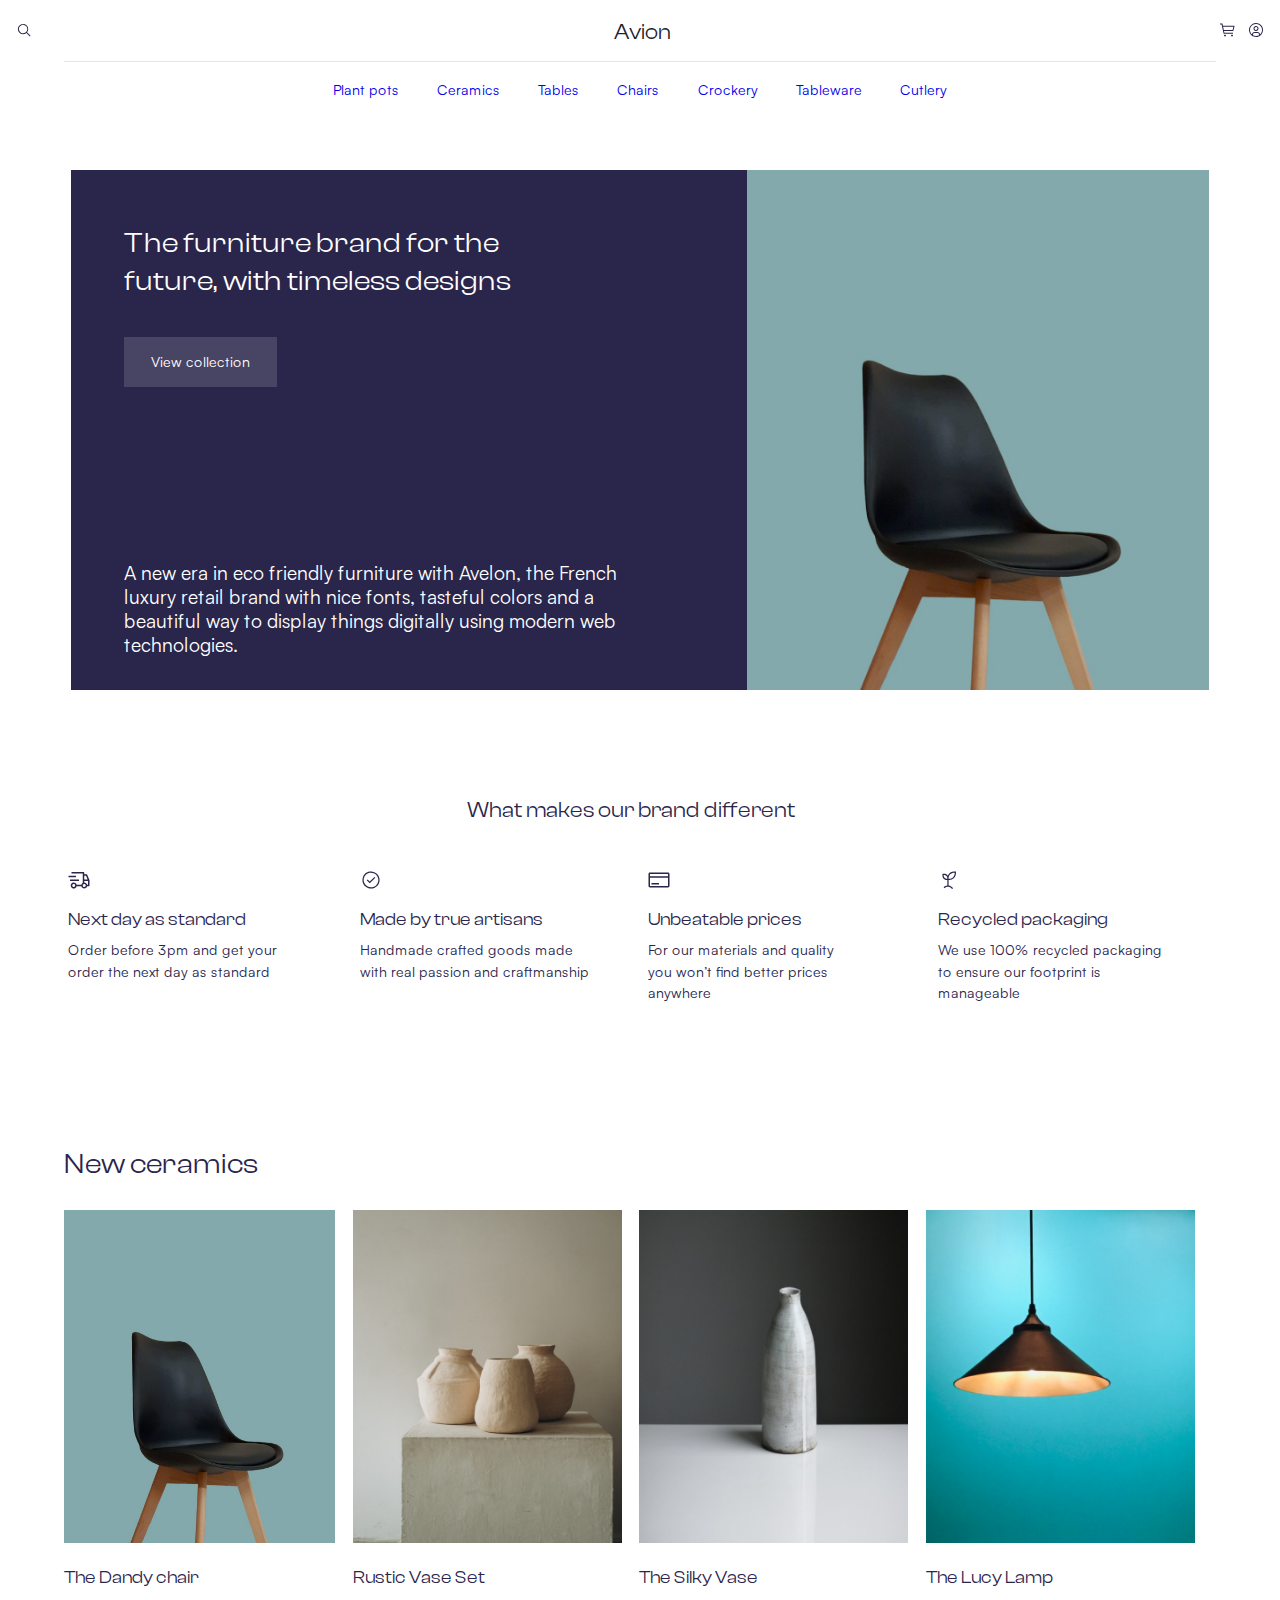
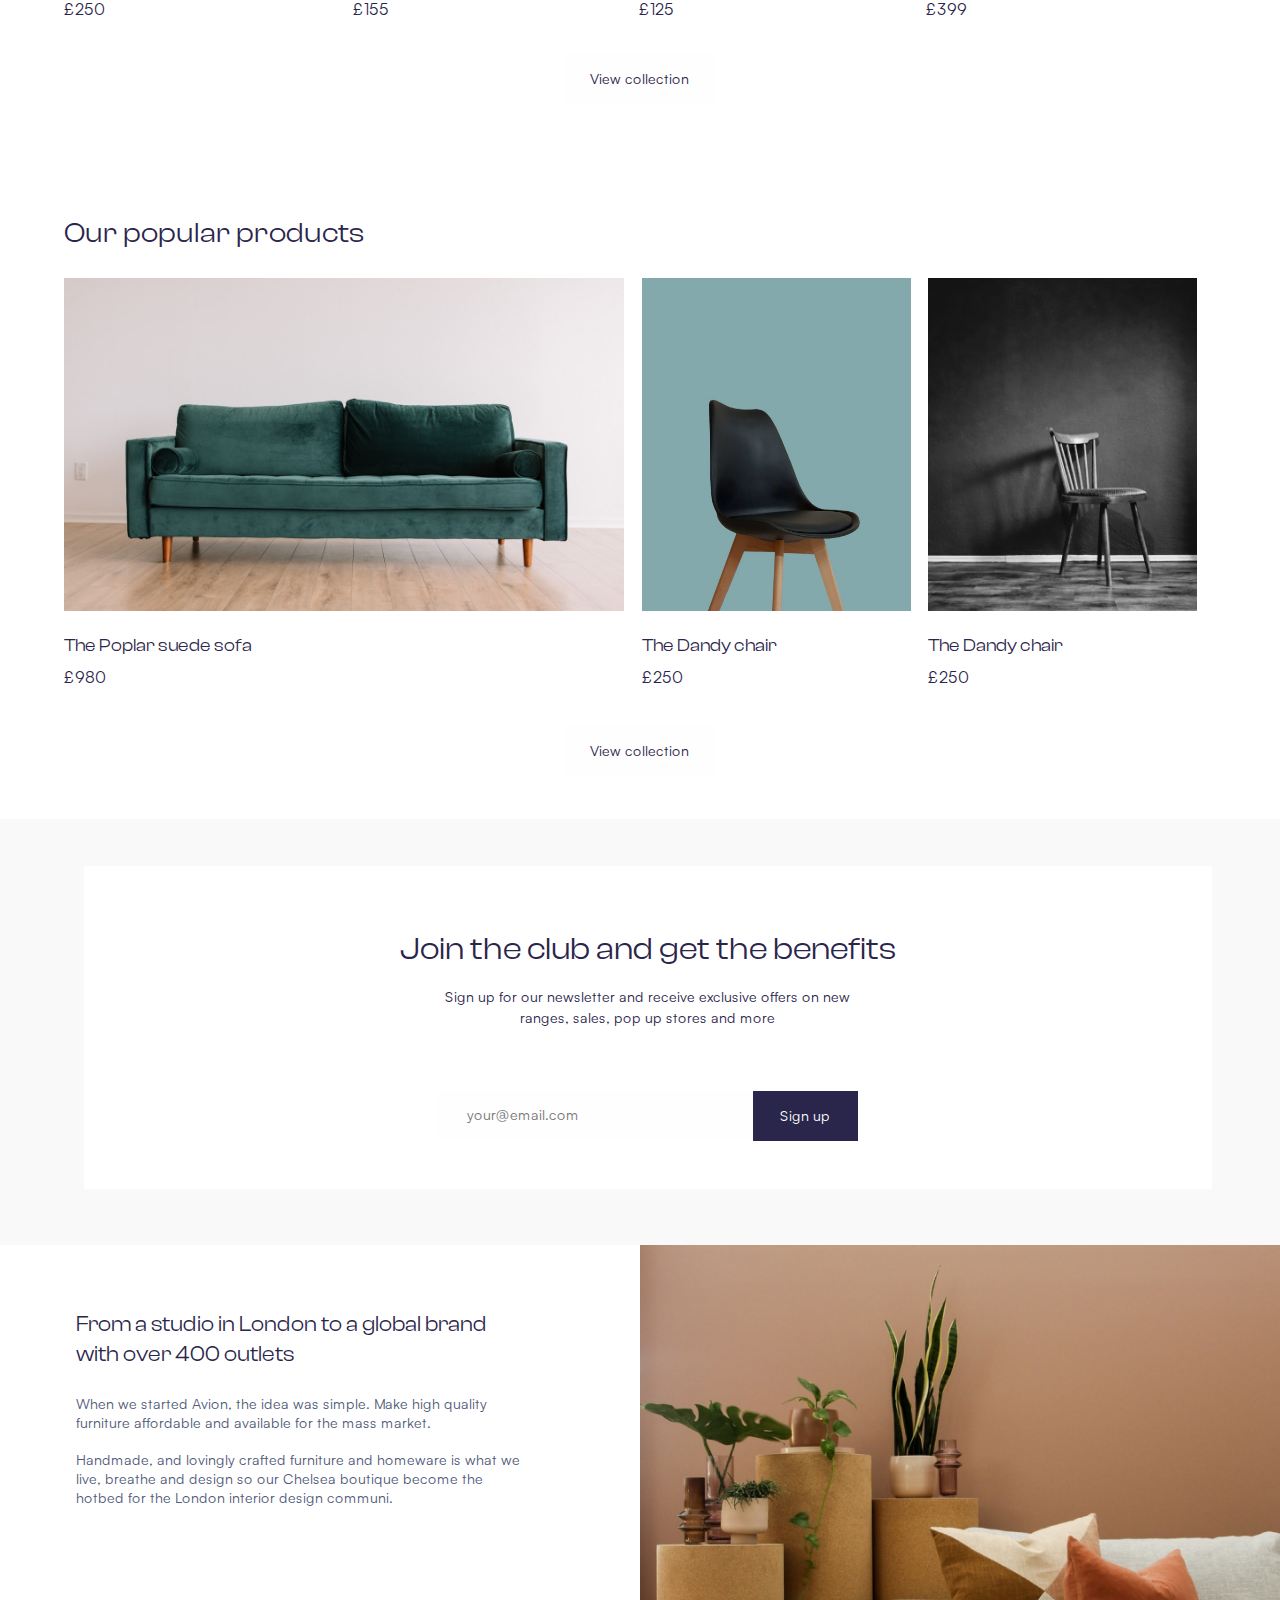
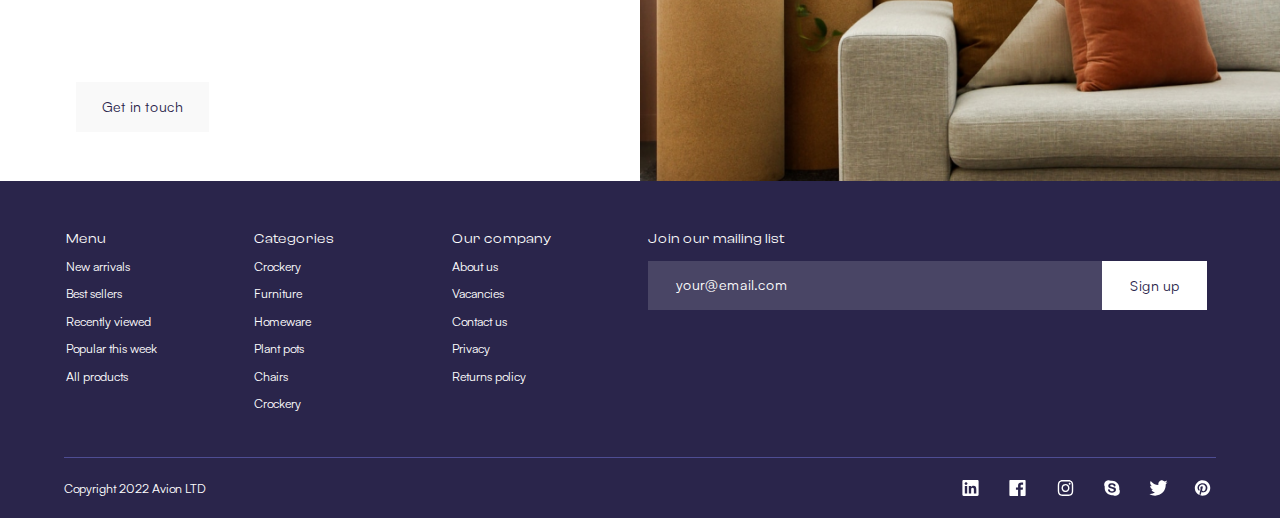
<file: index.html>
<!DOCTYPE html>
<html lang="en">
<head>
    <meta charset="UTF-8">
    <meta name="viewport" content="width=device-width, initial-scale=1.0">
    <link rel="stylesheet" href="./CSS/first_css/homepage.css">
    <title>Avion</title>
</head>
<body>
    <header>
        <div class="container">
        <div class="logo">
            <a href="./error.html"><img src="./ICONS/search.svg" class="search" alt="Изображение недоступно"></a>
            <h4>Avion</h4>
            <div class="buy_user">
                <a href="./error.html"><img src="./ICONS/buy.svg" class="shop" alt="Изображение недоступно"></a>
                <a href="./error.html"><img src="./ICONS/user.svg" class="user" alt="Изображение недоступно"></a>
            </div>
        </div>
        <ul class="header-list">
            <li><a href="./error.html">Plant pots</a></li>
            <li><a href="./error.html">Ceramics</a></li>
            <li><a href="./error.html">Tables</a></li>
            <li><a href="./error.html">Chairs</a></li>
            <li><a href="./error.html">Crockery</a></li>
            <li><a href="./error.html">Tableware</a></li>
            <li><a href="./error.html">Cutlery</a></li>
        </ul>
    </div>
    </header>

    <section class="collection">
        <div class="collection-items container">
            <div class="info">
                <div class="features">
                    <div class="features-h"><h2>The furniture brand for the future, with timeless designs</h2></div>
                    <button onclick="window.location.href='./error.html'">View collection</button>
                </div>
                <p>A new era in eco friendly furniture with Avelon, the French luxury retail brand
                    with nice fonts, tasteful colors and a beautiful way to display things digitally 
                    using modern web technologies.</p>
            </div>
            <img src="./IMG/RightImage.png" class="styl" alt="Изображение недоступно">
        </div>
    </section>

    <section class="difference">
        <div class="difference-items container">
            <h3>What makes our brand different</h3>
            <div class="text">
                <div class="delivery">
                    <img src="./ICONS/delivery.svg" alt="Изображение недоступно">
                    <h4>Next day as standard</h4>
                    <p>Order before 3pm and get your order the next day as standard</p>
                </div>
                <div class="checkmark">
                    <img src="./ICONS/check.svg" alt="Изображение недоступно">
                    <h4>Made by true artisans</h4>
                    <p>Handmade crafted goods made with real passion and craftmanship</p>
                </div>
                <div class="card">
                    <img src="./ICONS/card.svg" alt="Изображение недоступно">
                    <h4>Unbeatable prices</h4>
                    <p>For our materials and quality you won’t find better prices anywhere</p>
                </div>
                <div class="sprout">
                    <img src="./ICONS/sprout.svg" alt="Изображение недоступно">
                    <h4>Recycled packaging</h4>
                    <p>We use 100% recycled packaging to ensure our footprint is manageable</p>
                </div>
            </div>
            </div>
        </section>
            <section class="ceramics">
                <div class="ceramics-items container">
                    <h3>New ceramics</h3>
                    <div class="cards">
                        <div class="firstcard">
                            <a href="./page2.html"><img class=fphoto src="./IMG/RightImage.png" alt="Изображение недоступно"></a>
                            <div id="about">
                                <h4>The Dandy chair</h4>
                                <p>£250</p>
                            </div>
                        </div>
                        <div class="seccard">
                            <a href="./page2.html"><img src="./IMG/Photo.png" alt="Изображение недоступно"></a>
                            <div id="about">
                            <h4>Rustic Vase Set</h4>
                            <p>£155</p>
                        </div>
                        </div>
                       
                        <div class="thirdcard">
                            <a href="./page2.html"> <img src="./IMG/Vasa.png" alt="Изображение недоступно"></a>
                            <div id="about">
                            <h4>The Silky Vase</h4>
                            <p>£125</p>
                        </div>
                        </div>
                        <div class="fourthcard">
                            <a href="./page2.html"> <img src="./IMG//Svet.png" alt="Изображение недоступно"></a>
                            <div id="about">
                            <h4>The Lucy Lamp</h4>
                            <p>£399</p></div>
                       
                    </div>
                    </div>
                    <div class="but-container">
                        <button onclick="window.location.href='./error.html'">View collection</button>
                </div>
                </div>
            </section>

            <section class="popular">
                <div class="popular-items container">
                    <h3>Our popular products</h3>
                    <div class="cards">
                        <div class="firstcard">
                            <img  src="./IMG/Large.png" alt="Изображение недоступно">
                            <div id="about">
                                <h4>The Poplar suede sofa</h4>
                                <p>£980</p>
                            </div>
                        </div>
                        
                        <div class="seccard">
                            <img class="fphoto" src="./IMG/RightImage.png" alt="Изображение недоступно">
                            <div id="about">
                                <h4>The Dandy chair</h4>
                                <p>£250</p>
                        </div>
                        </div>
                        <div class="thirdcard">
                            <img src="./IMG/Styl.png" alt="Изображение недоступно">
                            <div id="about">
                                <h4>The Dandy chair</h4>
                                <p>£250</p>
                        
                        </div>
                    </div>
                </div> 
                <div class="but-container">
                    <button onclick="window.location.href='./error.html'">View collection</button>
                </div>
                </div>
            </section>

            <section class="benefits">
                <div class="benefits-item container">
                    <div class="benefits-text">
                    <h1>Join the club and get the benefits</h1>
                    <p>Sign up for our newsletter and receive exclusive offers on new ranges, sales, pop up stores and more</p>
                </div>
                    <div class="form">
    <input class="field-benefits" type="email" name="email" id="email" required placeholder="your@email.com" />
    <button onclick="window.location.href='./error.html'"class="button-benefits" >Sign up</button>
</div>
                </div>
            </section>

            <section class="studio">
                <div class="studio-item">
                    <div class="left">
                        <div class="h">
                        <h3>From a studio in London to a global brand with
                            over 400 outlets</h3></div>
                            <p class="fline">When we started Avion, the idea was simple. Make high quality furniture affordable and available for the mass market.</p>
                            <p class="sline">Handmade, and lovingly crafted furniture and homeware is what we live, breathe and design so our Chelsea boutique become the hotbed for the London interior design communi.</p>
                            <button onclick="window.location.href='./error.html'">Get in touch</button>
                    
                    </div>
                        <img src="./IMG/Image.png"alt="Изображение недоступно">
                </div>
            </section>
            <footer>
                <div class="footer-items container">
                    <div class="footer-first">
                        <nav>
                            <div class="menu">
                                <h4>Menu</h4>
                                <ul class="list">
                                    <li><a href="./error.html">New arrivals</a></li>
                                    <li><a href="./error.html">Best sellers</a></li>
                                    <li><a href="./error.html">Recently viewed</a></li>
                                    <li><a href="./error.html">Popular this week</a></li>
                                    <li><a href="./error.html">All products</a></li>
                                </ul>
                            </div>
                            <div class="categories">
                                <h4>Categories</h4>
                                <ul class="list">
                                    <li><a href="./error.html">Crockery</a></li>
                                    <li><a href="./error.html">Furniture</a></li>
                                    <li><a href="./error.html">Homeware</a></li>
                                    <li><a href="./error.html">Plant pots</a></li>
                                    <li><a href="./error.html">Chairs</a></li>
                                    <li><a href="./error.html">Crockery</a></li>
                                </ul>
                            </div>
                            <div class="company">
                                <h4>Our company</h4>
                                <ul class="list">
                                    <li><a href="./page3.html">About us</a></li>
                                    <li><a href="./error.html">Vacancies</a></li>
                                    <li><a href="./error.html">Contact us</a></li>
                                    <li><a href="./error.html">Privacy</a></li>
                                    <li><a href="./error.html">Returns policy</a></li>
                                </ul>
                            </div>
                        </nav>
                        <div class="footer-form">
                            <h4>Join our mailing list</h4>
                            <div class="inputs">
                                <input class="field-footer" type="email" name="email" id="email" required placeholder="your@email.com" />
                               <button class="footer-button" onclick="window.location.href='./error.html'">Sign up</button>
                            </div>
                        </div>
                    </div>
                    <div class="footer-last">
                        <p>Copyright 2022 Avion LTD</p>
                        <div class="icons">
                            <a href="./error.html"><img style="padding-right: 3px;" src="./ICONS/in.svg" alt="Изображение недоступно"></a>
                            <a href="./error.html"><img style="padding-right: 3px;" src="./ICONS/facebook.svg" alt="Изображение недоступно"></a>
                            <a href="./error.html"><img src="./ICONS/inst.svg" alt="Изображение недоступно"></a>
                            <a href="./error.html"><img src="./ICONS/skype.svg" alt="Изображение недоступно"></a>
                            <a href="./error.html"><img src="./ICONS/twitter.svg" alt="Изображение недоступно"></a>
                            <a href="./error.html"><img style="padding-right: 5px;" src="./ICONS/pinterest.svg" alt="Изображение недоступно"></a>
                        </div>
                    </div>
                </div>
            </footer>
</body>
</html>
</file>
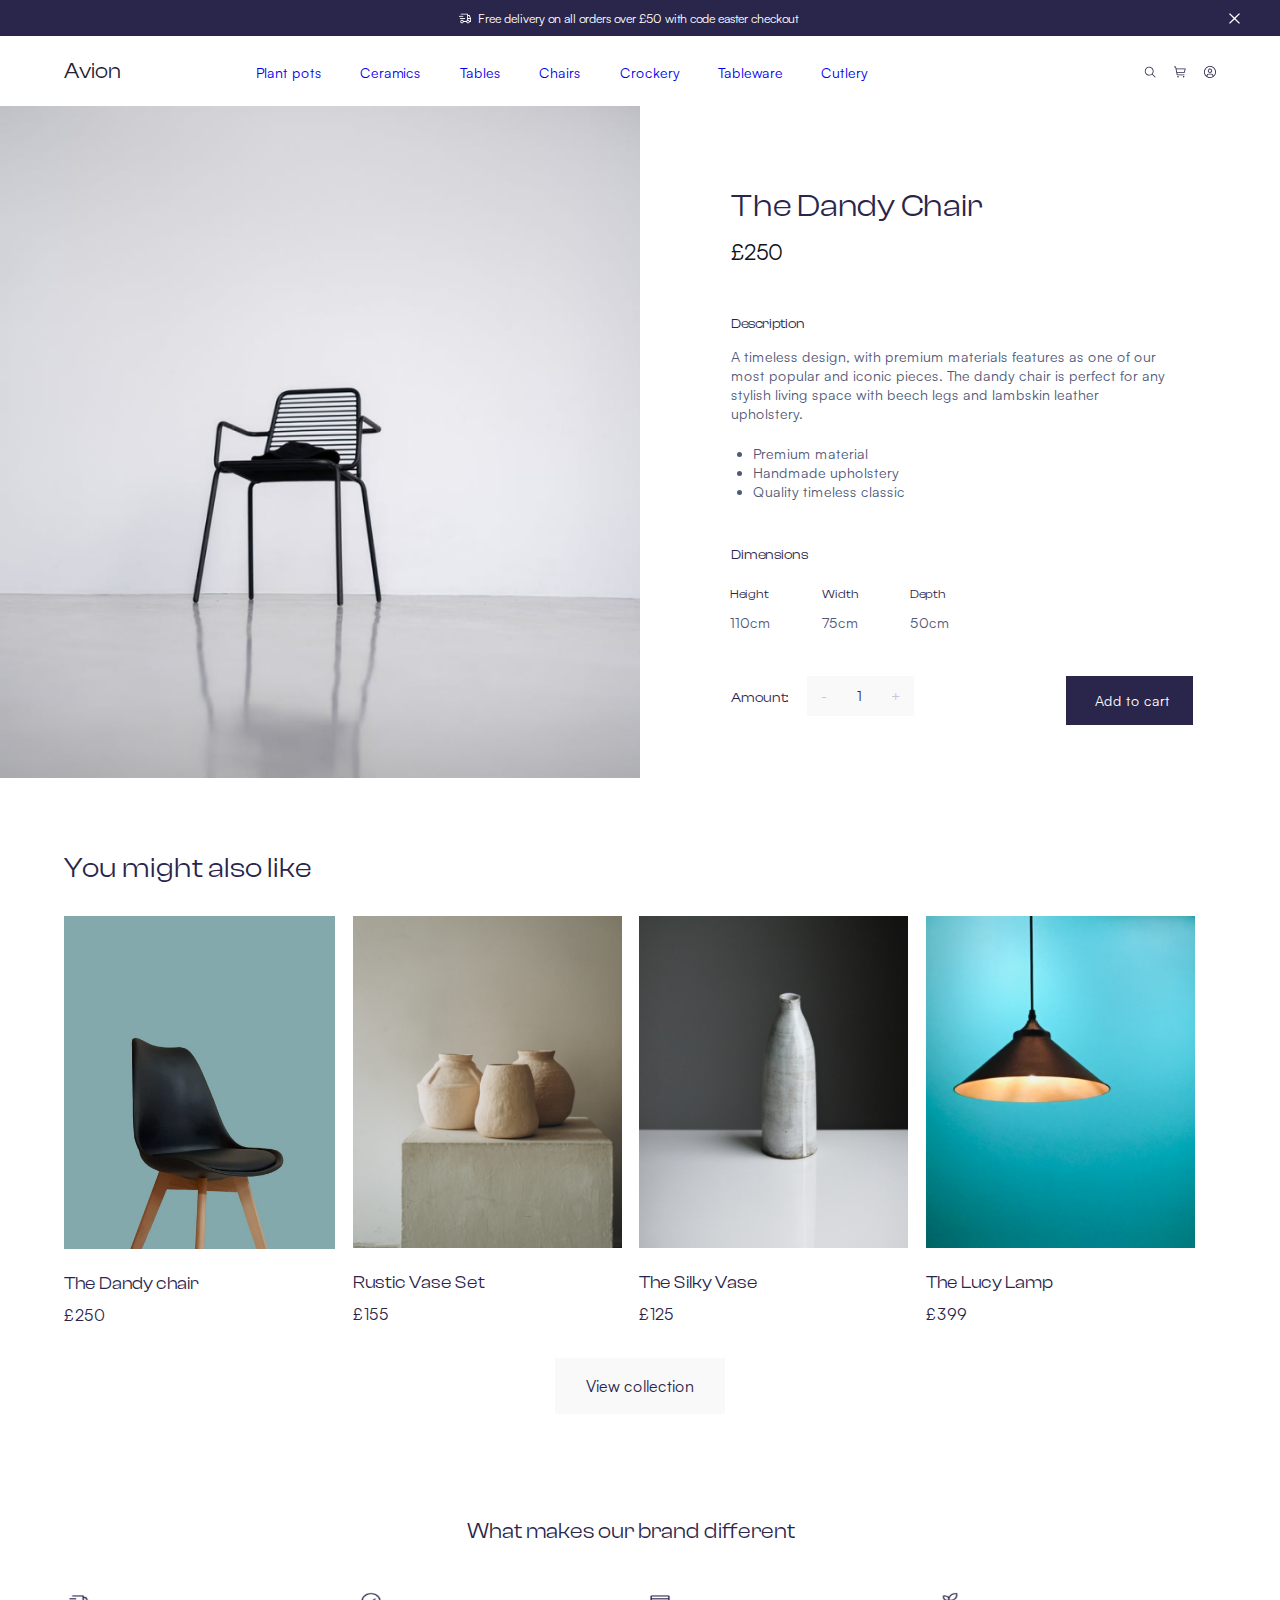
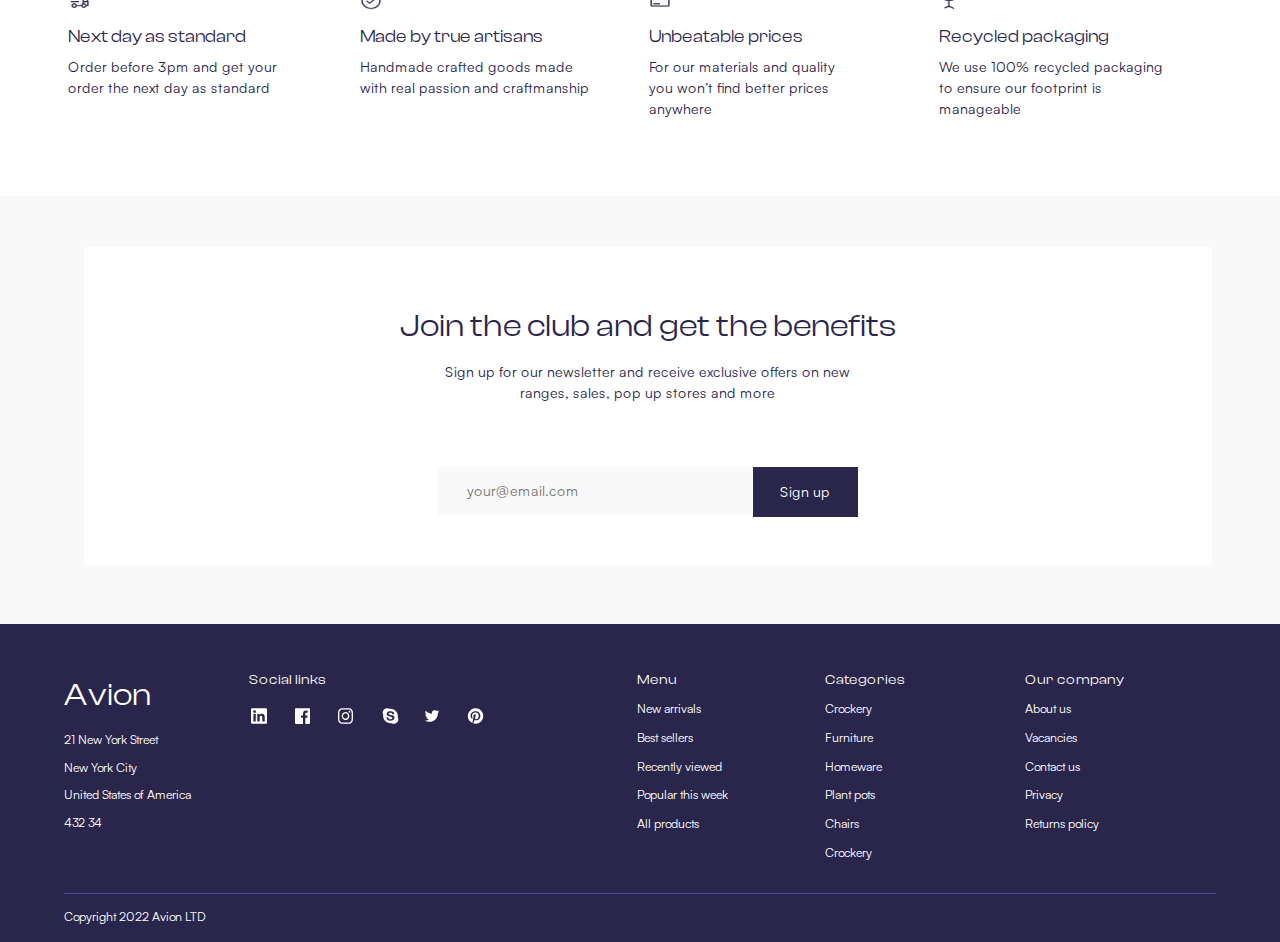
<file: page2.html>
<!DOCTYPE html>
<html lang="en">

<head>
  <meta charset="UTF-8">
  <meta name="viewport" content="width=device-width, initial-scale=1.0">
  <link rel="stylesheet" href="./CSS/second_css/page2.css">
  <title>Avion</title>
</head>

<body>
  <section class="delivery-section">
    <div class="info">
      <div class="delivery-info">
      <img class="delivery-img" src="./ICONS/delivery2.svg" alt="Изображение недоступно">
      <p>Free delivery on all orders over £50 with code easter checkout</p>
    </div>
      <img class="close" src="./ICONS/closee.svg" alt="Изображение недоступно">
    </div>
  </section>

  <header>
    <div class="container nav">
      <h4>Avion</h4>
      <ul class="header-list">
        
          <li><a href="./error.html">Plant pots </a></li>
       
       
          <li> <a href="./error.html">Ceramics </a></li>
       
       
          <li> <a href="./error.html">Tables  </a></li>
      
       
          <li> <a href="./error.html">Chairs  </a></li>
      
      
          <li>  <a href="./error.html">Crockery </a></li>
       
       
          <li> <a href="./error.html">Tableware</a></li>
        
       
          <li> <a href="./error.html">Cutlery</a></li>
        
      </ul>
      <div class="header-icons">
        <a href="./error.html"><img src="./ICONS/search.svg" class="search" alt="Изображение недоступно"></a>
          <a href="./error.html"><img src="./ICONS/buy.svg" class="shop" alt="Изображение недоступно"></a>
            <a href="./error.html"><img src="./ICONS/user.svg" class="user" alt="Изображение недоступно"></a>
      </div>
    </div>
  </header>

  <section class="tovar">
    <div class="tovar-items">
      <div class="left">
        <img src="./IMG/ImageLeft.png" alt="Изображение недоступно">
      </div>
      <div class="right">
        <div class="main">
          <h1>The Dandy Chair</h1>
          <p class="price">£250</p>
        </div>
        <div class="description">
          <h3>Description</h3>
          <p>A timeless design, with premium materials features as one of our most popular and iconic pieces.
            The dandy chair is perfect for any stylish living space with beech legs and lambskin leather upholstery.</p>
          <ul>
            <li>Premium material</li>
            <li>Handmade upholstery</li>
            <li>Quality timeless classic</li>
          </ul>
        </div>
        <div class="dimensions">
          <h3>Dimensions</h3>
          <table>
            <tr>
              <th>Height</th>
              <th>Width</th>
              <th>Depth</th>
            </tr>
            <tr>
              <td>110cm</td>
              <td>75cm</td>
              <td>50cm</td>
            </tr>
          </table>
        </div>
        <div class="amount">
          <div class="full-counter">
            <h3>Amount:</h3>
            <div class="counter">
              <button class="button" id="decrease">-</button>
              <span class="number" id="count">1</span>
              <button class="button" id="increase">+</button>
            </div>
          </div>
         <button class="add" onclick="window.location.href='./error.html'">Add to cart</button>
        </div>
      </div>
    </div>
  </section>

  <section class="ceramics">
    <div class="ceramics-items container">
      <h3>You might also like</h3>
      <div class="cards">
        <div class="firstcard">
          <img class=fphoto src="./IMG/RightImage.png" alt="Изображение недоступно">
          <div id="about">
            <h4>The Dandy chair</h4>
            <p>£250</p>
          </div>
        </div>
        <div class="seccard">
          <img src="./IMG/Photo.png" alt="Изображение недоступно">
          <div id="about">
            <h4>Rustic Vase Set</h4>
            <p>£155</p>
          </div>
        </div>
        <div class="thirdcard">
          <img src="./IMG/Vasa.png" alt="Изображение недоступно">
          <div id="about">
            <h4>The Silky Vase</h4>
            <p>£125</p>
          </div>
        </div>
        <div class="fourthcard">
          <img src="./IMG/Svet.png" alt="Изображение недоступно">
          <div id="about">
            <h4>The Lucy Lamp</h4>
            <p>£399</p>
          </div>
        </div>
      </div>
      <div class="but-container">
        <button onclick="window.location.href='./error.html'">View collection</button>
</div>
    </div>
  </section>

  <section class="difference">
    <div class="difference-items container">
      <h3>What makes our brand different</h3>
      <div class="text">
        <div class="delivery">
          <img src="./ICONS/Delivery.png" alt="Изображение недоступно">
          <h4>Next day as standard</h4>
          <p>Order before 3pm and get your order the next day as standard</p>
        </div>
        <div class="checkmark">
          <img src="./ICONS/Checkmark2.png" alt="Изображение недоступно">
          <h4>Made by true artisans</h4>
          <p>Handmade crafted goods made with real passion and craftmanship</p>
        </div>
        <div class="card">
          <img src="./ICONS/Purchase.png" alt="Изображение недоступно">
          <h4>Unbeatable prices</h4>
          <p>For our materials and quality you won’t find better prices anywhere</p>
        </div>
        <div class="sprout">
          <img src="./ICONS/Sprout.png" alt="Изображение недоступно">
          <h4>Recycled packaging</h4>
          <p>We use 100% recycled packaging to ensure our footprint is manageable</p>
        </div>
      </div>
    </div>
  </section>

  <section class="benefits">
    <div class="benefits-item container">
      <div class="benefits-text">
        <h1>Join the club and get the benefits</h1>
        <p>Sign up for our newsletter and receive exclusive offers on new ranges, sales, pop up stores and more</p>
      </div>
      <div class="form">
        <input class="field-benefits" type="email" name="email" id="email" required placeholder="your@email.com" />
        <button onclick="window.location.href='./error.html'"class="button-benefits" >Sign up</button>
      </div>
    </div>
  </section>
  <footer>
    <div class="footer-items container">
        <div class="start">
            <div class="first">
                <div class="location">
                    <h1>Avion</h1>
                    <div class="tips">
                    <p>21 New York Street</p>
                    <p>New York City</p>
                    <p>United States of America</p>
                    <p>432 34</p>
                  </div>
                </div>
            </div>
            <div class="second">
                <h4>Social links</h4>
                <div class="icons">
                    <a href="./error.html"><img style="padding-right: 6px;" src="./ICONS/in.svg"  alt="Изображение недоступно"></a>
                      <a href="./error.html"><img style="padding-right: 6px;" src="./ICONS/facebook.svg"  alt="Изображение недоступно"></a>
                        <a href="./error.html"><img style="padding-right: 6px;" src="./ICONS/inst.svg"  alt="Изображение недоступно"></a>
                          <a href="./error.html"><img style="padding-right: 3px;" src="./ICONS/skype.svg" alt="Изображение недоступно"></a>
                            <a href="./error.html"><img style="padding-right: 6px;" src="./ICONS/twitter.svg" alt="Изображение недоступно"></a>
                              <a href="./error.html"><img style="padding-right: 5px;" src="./ICONS/pinterest.svg" alt="Изображение недоступно"></a>
                </div>
            </div>
            <nav>
                <div class="menu">
                    <h4>Menu</h4>
                    <ul class="list">
                        <li><a href="./error.html">New arrivals</a></li>
                        <li><a href="./error.html">Best sellers</a></li>
                        <li><a href="./error.html">Recently viewed</a></li>
                        <li><a href="./error.html">Popular this week</a></li>
                        <li><a href="./error.html">All products</a></li>
                    </ul>
                </div>
                <div class="categories">
                    <h4>Categories</h4>
                    <ul class="list">
                        <li><a href="./error.html">Crockery</a></li>
                        <li><a href="./error.html">Furniture</a></li>
                        <li><a href="./error.html">Homeware</a></li>
                        <li><a href="./error.html">Plant pots</a></li>
                        <li><a href="./error.html">Chairs</a></li>
                        <li><a href="./error.html">Crockery</a></li>
                    </ul>
                </div>
                <div class="company">
                    <h4>Our company</h4>
                    <ul class="list">
                        <li><a href="./error.html">About us</a></li>
                        <li><a href="./error.html">Vacancies</a></li>
                        <li><a href="./error.html">Contact us</a></li>
                        <li><a href="./error.html">Privacy</a></li>
                        <li><a href="./error.html">Returns policy</a></li>
                    </ul>
                </div>
            </nav>
        </div>
        <div class="footer-last">
            <p>Copyright 2022 Avion LTD</p>
        </div> 
    </div>
</footer>
  <script src="./JS/Avion.js"></script>
</body>
</html>
</file>
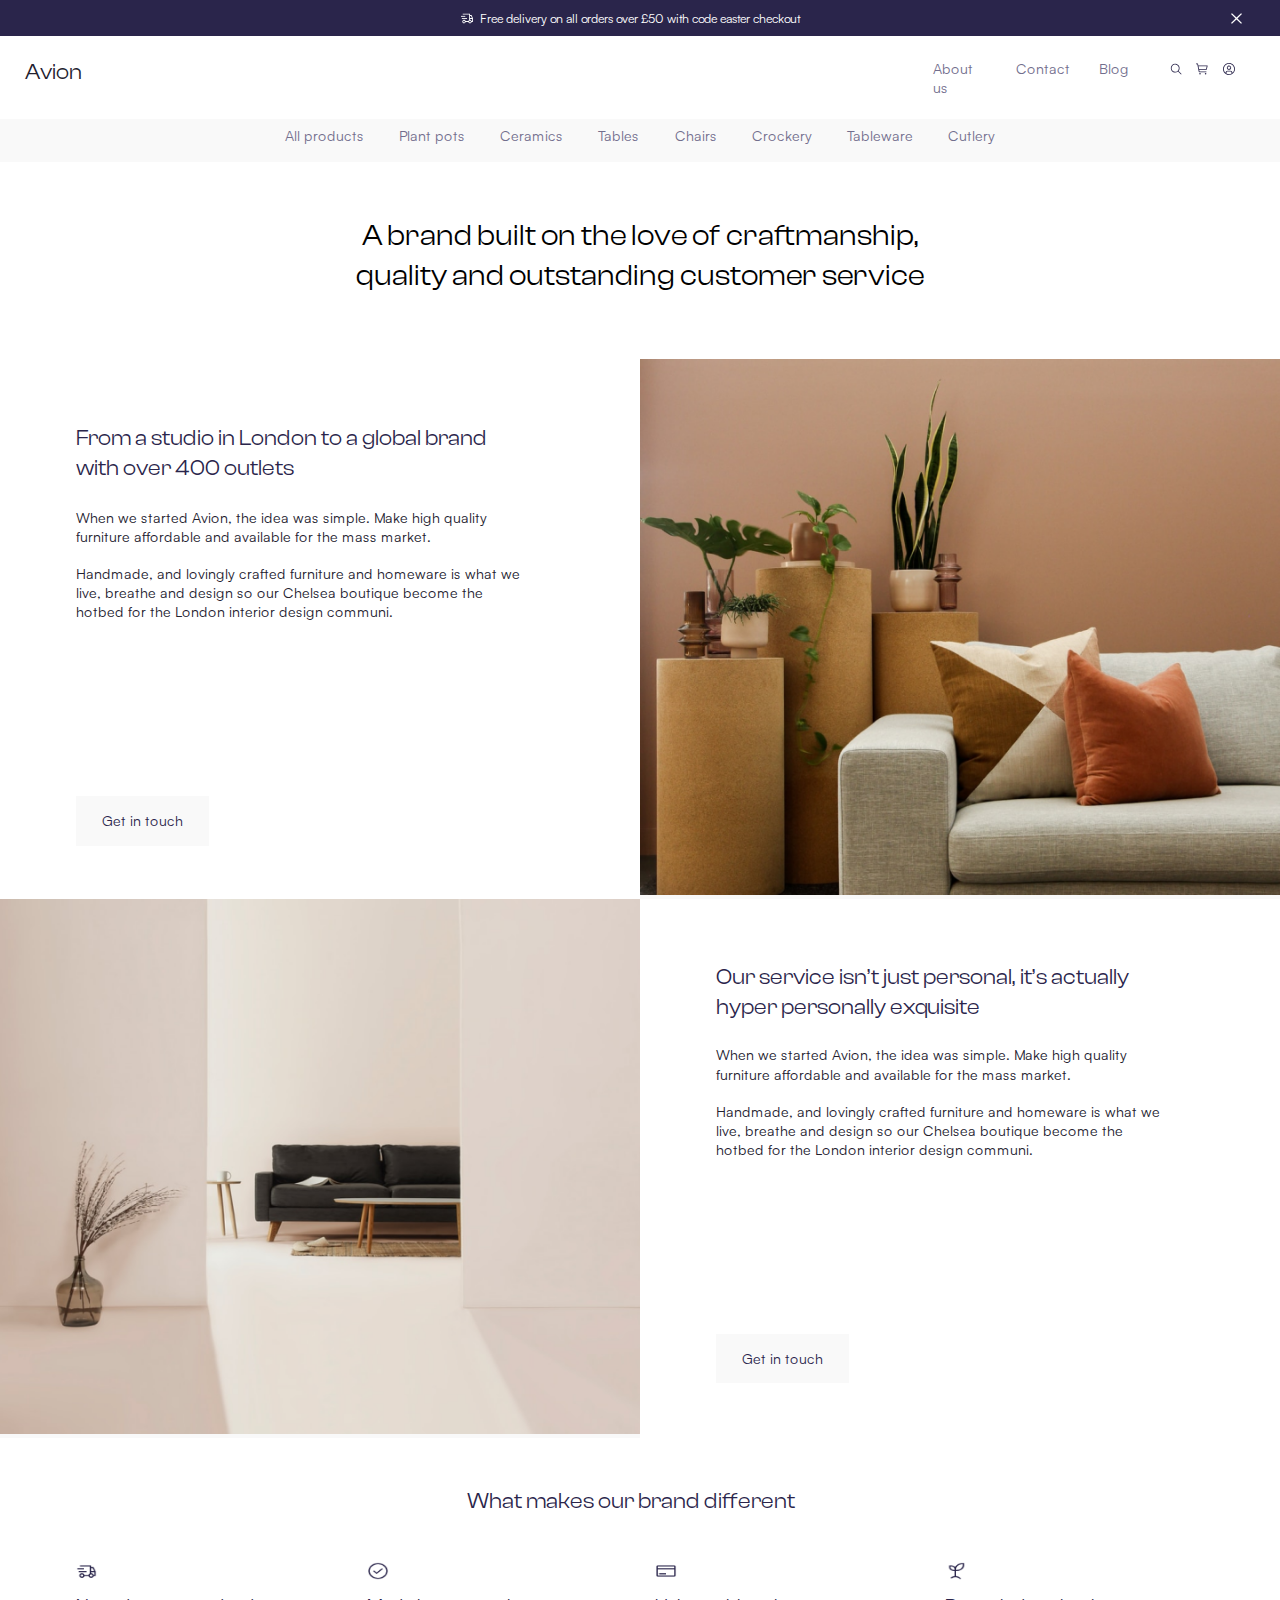
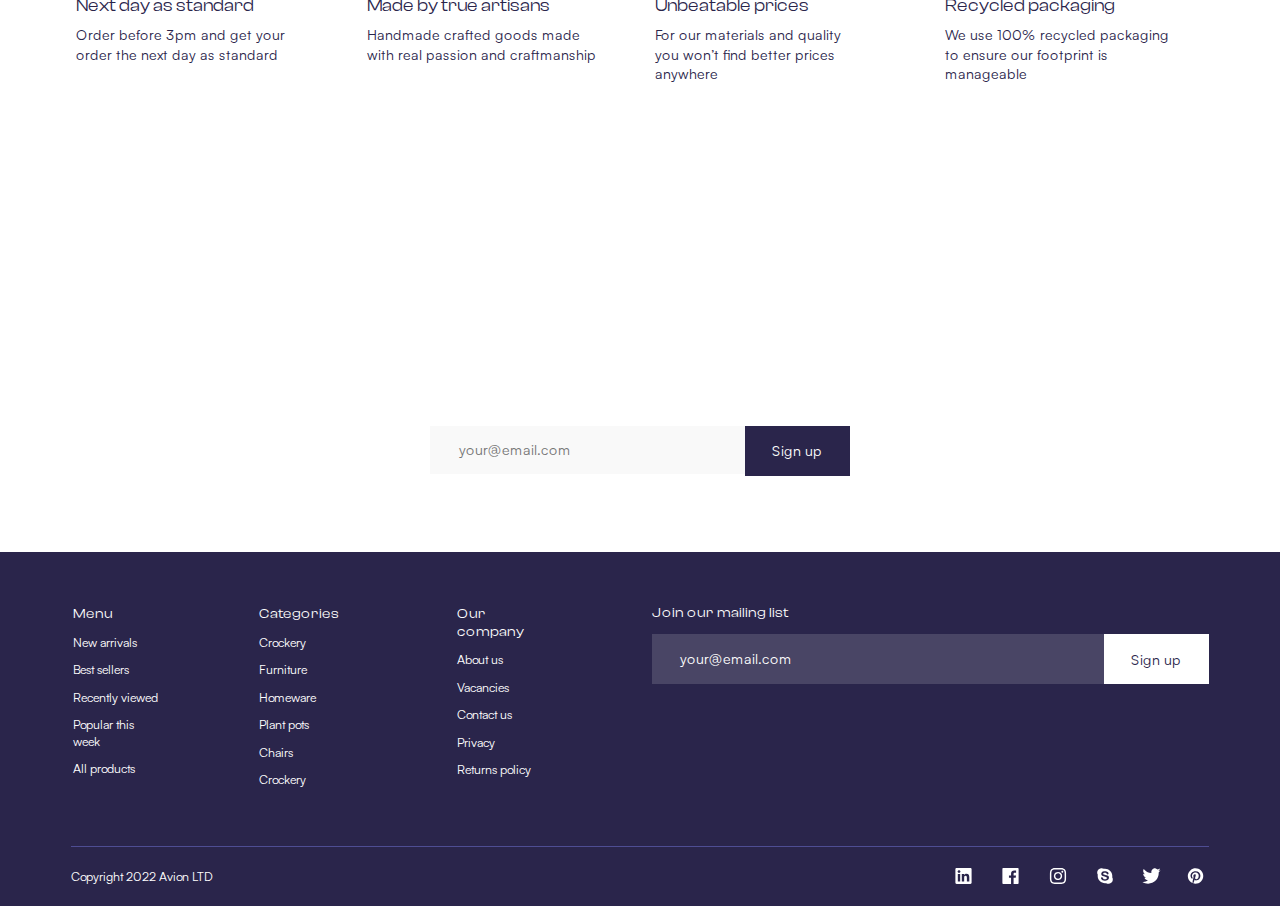
<file: page3.html>
<!DOCTYPE html>
<html lang="en">
<head>
    <meta charset="UTF-8">
    <meta name="viewport" content="width=device-width, initial-scale=1.0">
    <link rel="stylesheet" href="./CSS/third_css/page3.css">
    <title>Avion</title>
</head>
<body>
    <section class="delivery-section">
        <div class="info">
          <div class="delivery-info">
          <img class="delivery-img" src="./ICONS/delivery2.svg" alt="Изображение недоступно">
          <p>Free delivery on all orders over £50 with code easter checkout</p>
        </div>
          <img class="close" src="./ICONS/closee.svg" alt="Изображение недоступно">
        </div>
      </section>  

      <header>
        <div class=" nav">
            <h4>Avion</h4>
            <ul class="header-list">
                <li><a href="./error.html">About us</a></li>
                <li><a href="./error.html">Contact</a></li>
                <li><a href="./error.html">Blog</a></li>
            </ul>
            <div class="header-icons">
                <img src="./ICONS/search.svg" class="search" alt="Изображение недоступно">
                <img src="./ICONS/buy.svg" class="shop" alt="Изображение недоступно" >
                <img src="./ICONS/user.svg" class="user" alt="Изображение недоступно">
            </div>
        </div>
    </header>

    <nav >
        <div class="nav-menu">
        <ul class="nav-list">
           
                <li> <a href="./error.html">All products </a></li>
             
          
              <li>  <a href="./error.html"> Plant pots</a></li>
            
           
              <li> <a href="./error.html">Ceramics</a></li>
            
          
              <li> <a href="./error.html">Tables  </a></li>
          
           
              <li> <a href="./error.html">Chairs</a></li>
            
           
              <li> <a href="./error.html">Crockery   </a></li>
         
            
              <li><a href="./error.html">Tableware</a></li>
           
              <li> <a href="./error.html">Cutlery </a></li>
           
          </ul>
        </div>
    </nav>
    <section class="message">
        <div class="message-item container">
            <h1>A brand built on the love of craftmanship,<br>
                quality and outstanding customer service</h1>
        </div>
    </section>

    <section class="studio studio-first">
        <div class="studio-item">
            <div class="left">
                <h3>From a studio in London to a global brand with
                    over 400 outlets</h3>
                    <p class="fline">When we started Avion, the idea was simple. Make high quality furniture affordable and available for the mass market.</p>
                    <p class="sline">Handmade, and lovingly crafted furniture and homeware is what we live, breathe and design so our Chelsea boutique become the hotbed for the London interior design communi.</p>
                    <button onclick="window.location.href='./error.html'">Get in touch</button>
            </div>
            <div class="right">
                <img src="./IMG/Image.png" alt="Изображение недоступно">
            </div>
        </div>
    </section>

    <section class="studio">
        <div class="studio-item">
            <div class="right">
                <img src="./IMG/Image3.png" alt="Изображение недоступно">
            </div>
            <div class="left">
                <h3>Our service isn’t just personal, it’s actually
                    hyper personally exquisite</h3>
                    <p class="fline2">When we started Avion, the idea was simple. Make high quality furniture affordable and available for the mass market.</p>
                    <p class="sline">Handmade, and lovingly crafted furniture and homeware is what we live, breathe and design so our Chelsea boutique become the hotbed for the London interior design communi.</p>
                    <button onclick="window.location.href='./error.html'">Get in touch</button>
            </div>
        </div>
    </section>
    <section class="difference">
      <div class="difference-items container">
          <h3>What makes our brand different</h3>
          <div class="text">
              <div class="delivery">
                  <img src="./ICONS/Delivery.png" alt="Изображение недоступно">
                  <h4>Next day as standard</h4>
                  <p>Order before 3pm and get your order the next day as standard</p>
              </div>
              <div class="checkmark">
                  <img src="./ICONS/Checkmark2.png" alt="Изображение недоступно">
                  <h4>Made by true artisans</h4>
                  <p>Handmade crafted goods made with real passion and craftmanship</p>
              </div>
              <div class="card">
                  <img src="./ICONS/Purchase.png" alt="Изображение недоступно">
                  <h4>Unbeatable prices</h4>
                  <p>For our materials and quality you won’t find better prices anywhere</p>
              </div>
              <div class="sprout">
                  <img src="./ICONS/Sprout.png" alt="Изображение недоступно">
                  <h4>Recycled packaging</h4>
                  <p>We use 100% recycled packaging to ensure our footprint is manageable</p>
              </div>
          </div>
      </div>
      </section>

      <section class="benefits">
        <div class="benefits-item container">
            <div class="benefits-text">
            <h1>Join the club and get the benefits</h1>
            <p>Sign up for our newsletter and receive exclusive offers on<br> new ranges, sales, pop up stores and more</p>
        </div>
        <div class="benefits-plus">
          <div class="plus-1">
            <img src="./ICONS/checkmark.svg" alt="Изображение недоступно">
            <p>Exclusive offers</p>
          </div>
          <div class="plus-2">
            <img src="./ICONS/checkmark.svg" alt="Изображение недоступно">
            <p>Free events</p>
          </div>
          <div class="plus-3">
            <img src="./ICONS/checkmark.svg" alt="Изображение недоступно">
            <p>Large discounts</p>
          </div>
        </div>
            <div class="form">
                <input class="field-benefits" type="email" name="email" id="email" required placeholder="your@email.com" >
                <button onclick="window.location.href='./error.html'"class="button-benefits" >Sign up</button>
              </div>
        </div>
    </section>

    <footer>
      <div class="footer-items container">
          <div class="footer-first">
              <nav class="footer-nav">
                  <div class="menu">
                      <h4>Menu</h4>
                      <ul class="list">
                          <li><a href="./error.html">New arrivals</a></li>
                          <li><a href="./error.html">Best sellers</a></li>
                          <li><a href="./error.html">Recently viewed</a></li>
                          <li><a href="./error.html">Popular this week</a></li>
                          <li><a href="./error.html">All products</a></li>
                      </ul>
                  </div>
                  <div class="categories">
                      <h4>Categories</h4>
                      <ul class="list">
                          <li><a href="./error.html">Crockery</a></li>
                          <li><a href="./error.html">Furniture</a></li>
                          <li><a href="./error.html">Homeware</a></li>
                          <li><a href="./error.html">Plant pots</a></li>
                          <li><a href="./error.html">Chairs</a></li>
                          <li><a href="./error.html">Crockery</a></li>
                      </ul>
                  </div>
                  <div class="company">
                      <h4>Our company</h4>
                      <ul class="list">
                          <li><a href="./error.html">About us</a></li>
                          <li><a href="./error.html">Vacancies</a></li>
                          <li><a href="./error.html">Contact us</a></li>
                          <li><a href="./error.html">Privacy</a></li>
                          <li><a href="./error.html">Returns policy</a></li>
                      </ul>
                  </div>
              </nav>
              <div class="footer-form">
                  <h4>Join our mailing list</h4>
                  <div class="inputs">
                      <input class="field-footer" type="email" name="email" id="email" required placeholder="your@email.com" >
                      <button class="footer-button" onclick="window.location.href='./error.html'">Sign up</button>
                  </div>
              </div>
          </div>
          <div class="footer-last">
              <p>Copyright 2022 Avion LTD</p>
              <div class="icons">
                 <a href="./error.html"><img style="padding-right: 3px;" src="./ICONS/in.svg" alt="Изображение недоступно"></a>
                    <a href="./error.html"><img style="padding-right: 3px;" src="./ICONS/facebook.svg" alt="Изображение недоступно"></a>
                        <a href="./error.html"><img src="./ICONS/inst.svg" alt="Изображение недоступно"></a>
                            <a href="./error.html"><img src="./ICONS/skype.svg" alt="Изображение недоступно"></a>
                                <a href="./error.html"><img src="./ICONS/twitter.svg" alt="Изображение недоступно"></a>
                                    <a href="./error.html"><img style="padding-right: 5px;" src="./ICONS/pinterest.svg" alt="Изображение недоступно"></a>
              </div>
          </div>
      </div>
  </footer>
</body>
</html>
</file>
<file: CSS/first_css/homepage.css>
@font-face {
  font-family: "Satoshi";
  src: url("../../FONTS/font/Satoshi-Regular.ttf");
}
@font-face {
  font-family: "Clash Display";
  src: url("../../FONTS/ClashDisplay_Complete/ClashDisplay_Complete/Fonts/TTF/ClashDisplay-Variable.ttf");
}
* {
  margin: 0;
  padding: 0;
  box-sizing: border-box;
}

.container {
  max-width: 1280px;
  margin: 0 auto;
}

.logo {
  display: flex;
  flex-direction: row;
  justify-content: space-between;
  height: 70px;
  border-bottom: 1px solid rgba(0, 0, 0, 0.1);
}
.logo h4 {
  font-size: 24px;
  font-weight: 400;
  line-height: 29.52px;
  text-align: center;
  padding-top: 21px;
  color: #22202E;
  font-family: "Clash Display";
  padding-left: 0px;
}
.logo .search {
  width: 16px;
  height: 16px;
  margin: 26px -53px 90px;
}
.logo .buy_user {
  display: flex;
  justify-content: space-between;
  width: 48px;
  margin-right: -53px;
}
.logo .buy_user .shop,
.logo .buy_user .user {
  width: 16px;
  height: 16px;
  margin: 26px 0 90px;
}

.header-list {
  display: flex;
  flex-direction: row;
  justify-content: space-between;
  align-items: center;
  margin: 20px 303px;
}
.header-list li {
  list-style: none;
  color: #726E8D;
  font-family: "Satoshi";
  font-size: 16px;
  font-weight: 400;
  line-height: 21.6px;
  text-align: left;
}

a {
  text-decoration: none;
}
a:hover {
  color: inherit;
}

.info {
  width: 760px;
  height: 584px;
  background-color: #2A254B;
}

.collection-items {
  display: flex;
  flex-direction: row;
  margin-top: 80px;
  justify-content: center;
  margin-bottom: 60px;
}
.collection-items img {
  width: 520px;
  height: 584px;
}

.features {
  margin-top: 60px;
  margin-left: 60px;
  margin-right: 187px;
}
.features h2 {
  font-family: "Clash Display";
  font-size: 32px;
  font-weight: 400;
  line-height: 44.8px;
  text-align: left;
  color: white;
}

button {
  width: 170px;
  height: 56px;
  font-family: "Satoshi";
  font-size: 16px;
  font-weight: 400;
  line-height: 24px;
  color: white;
  background-color: rgba(249, 249, 249, 0.15);
  border: none;
  margin-top: 41px;
}

.info p {
  color: white;
  font-family: "Satoshi";
  font-size: 18px;
  font-weight: 400;
  line-height: 27px;
  margin-top: 196px;
  margin-left: 60px;
  margin-right: 98px;
  margin-bottom: 60px;
}

.difference-items {
  display: flex;
  flex-direction: column;
  margin-bottom: 86px;
}
.difference-items h3 {
  font-family: "Clash Display";
  font-size: 24px;
  font-weight: 400;
  line-height: 33.6px;
  color: #2A254B;
  margin-top: 60px;
  margin-bottom: 51px;
  text-align: center;
  margin-right: 20px;
}

h4 {
  font-family: "Clash Display";
  font-size: 20px;
  font-weight: 400;
  line-height: 28px;
  text-align: left;
  color: #2A254B;
}

.text {
  display: flex;
  flex-direction: row;
}
.text p {
  font-family: "Satoshi";
  font-size: 16px;
  font-weight: 400;
  line-height: 24px;
  text-align: left;
  color: #2A254B;
  padding-top: 8px;
}
.text img {
  padding-bottom: 16px;
}

.delivery {
  margin-left: 5px;
  width: 270px;
}

.checkmark {
  margin-left: 58px;
  width: 266px;
}

.card {
  margin-left: 58px;
  width: 235px;
}

.sprout {
  margin-left: 91px;
  width: 265px;
}

.fphoto {
  width: 305px;
  height: 375px;
}

.ceramics-items {
  margin-top: 162px;
}
.ceramics-items h3 {
  font-family: "Clash Display";
  font-size: 32px;
  font-weight: 400;
  line-height: 39.36px;
  color: #2A254B;
  margin-bottom: 33px;
  text-align: left;
}
.ceramics-items p {
  font-family: "Satoshi";
  font-size: 18px;
  font-weight: 400;
  line-height: 27px;
  text-align: left;
  color: #2A254B;
}
.ceramics-items button {
  background-color: rgba(249, 249, 249, 0.15);
  color: #2A254B;
  margin-top: 37px;
  margin-bottom: 56px;
}

.cards {
  display: flex;
  gap: 20px;
  flex-direction: row;
}

#about {
  padding-top: 20px;
}
#about p {
  padding-top: 8px;
}

.but-container {
  display: flex;
  justify-content: center;
}

.popular-items {
  display: flex;
  flex-direction: column;
  flex-wrap: wrap;
  margin-top: 70px;
}
.popular-items h3 {
  font-family: "Clash Display";
  font-size: 32px;
  font-weight: 400;
  line-height: 39.36px;
  color: #2A254B;
  margin-bottom: 33px;
  text-align: left;
}
.popular-items p {
  font-family: "Satoshi";
  font-size: 18px;
  font-weight: 400;
  line-height: 27px;
  text-align: left;
  color: #2A254B;
}
.popular-items button {
  background-color: rgba(249, 249, 249, 0.15);
  color: #2A254B;
  margin-top: 42px;
  margin-bottom: 48px;
}

.cards {
  margin-top: -2px;
}

.benefits {
  background-color: #F9F9F9;
  height: 481px;
  display: flex;
  justify-content: center;
  align-items: center;
}
.benefits h1 {
  font-family: "Clash Display";
  font-size: 36px;
  font-weight: 400;
  line-height: 50.4px;
  text-align: center;
  color: #2A254B;
}
.benefits .benefits-item {
  background-color: white;
  display: flex;
  flex-direction: column;
  width: calc(100% - 170px);
  margin-left: 94px;
  gap: 71px;
  margin-top: -10px;
}
.benefits .benefits-text {
  display: flex;
  flex-direction: column;
  align-items: center;
  justify-content: center;
  gap: 16px;
  margin-top: 68px;
}
.benefits .benefits-text p {
  font-family: "Satoshi";
  font-size: 16px;
  font-weight: 400;
  line-height: 24px;
  text-align: center;
  color: #2A254B;
  width: 470px;
}
.benefits .form {
  margin-bottom: 54px;
  display: flex;
  flex-direction: row;
  align-items: center;
  justify-content: center;
}
.benefits .form ::-moz-placeholder {
  font-family: "Satoshi";
  font-size: 16px;
  font-weight: 400;
  line-height: 21.6px;
  text-align: left;
  background-color: rgba(249, 249, 249, 0.15);
  padding-top: 17px;
  padding-bottom: 17px;
  padding-left: 32px;
}
.benefits .form ::placeholder {
  font-family: "Satoshi";
  font-size: 16px;
  font-weight: 400;
  line-height: 21.6px;
  text-align: left;
  background-color: rgba(249, 249, 249, 0.15);
  padding-top: 17px;
  padding-bottom: 17px;
  padding-left: 32px;
}
.benefits .field-benefits {
  width: 354px;
  height: 56px;
  border: none;
}
.benefits .button-benefits {
  width: 118px;
  height: 56px;
  background-color: #2A254B;
  color: white;
  font-family: "Satoshi";
  font-size: 16px;
  font-weight: 400;
  line-height: 24px;
  text-align: center;
  border: none;
  margin-top: 0;
}

.studio-item {
  background-color: #F9F9F9;
  display: flex;
  flex-direction: row;
}
.studio-item .left {
  background-color: white;
  padding-left: 85px;
  padding-right: 122px;
  padding-top: 45px;
}
.studio-item .left h3 {
  font-family: "Clash Display";
  font-size: 24px;
  font-weight: 400;
  line-height: 33.6px;
  text-align: left;
  padding-top: 28px;
  color: #2A254B;
  width: 514px;
}
.studio-item .left p {
  font-family: "Satoshi";
  font-size: 16px;
  font-weight: 400;
  line-height: 21.6px;
  text-align: left;
  color: #505977;
}
.studio-item .left .fline {
  padding-top: 27px;
}
.studio-item .left .sline {
  padding-top: 20px;
}
.studio-item .left button {
  background-color: #F9F9F9;
  width: 150px;
  color: #2A254B;
  margin-top: 196px;
  margin-bottom: 54px;
}

footer {
  background-color: #2A254B;
}
footer a {
  color: white;
}
footer h4 {
  font-family: "Clash Display";
  font-size: 16px;
  font-weight: 400;
  line-height: 19.68px;
  text-align: left;
  color: white;
  padding-bottom: 12px;
}
footer li {
  font-family: "Satoshi";
  font-size: 14px;
  font-weight: 400;
  line-height: 18.9px;
  text-align: left;
  list-style: none;
  color: white;
  padding-bottom: 12px;
}

nav {
  display: flex;
  padding-top: 55px;
  padding-left: 2px;
}

.menu {
  padding-bottom: 65px;
}

.categories {
  padding-left: 109px;
}

.company {
  padding-left: 133px;
}

.footer-first {
  display: flex;
  flex-direction: row;
  border-bottom: 1px solid #4E4D93;
}
a:hover{
  color:#60b6a3;
}

.footer-form {
  display: flex;
  flex-direction: column;
  padding-left: 109px;
  padding-top: 58px;
}
.footer-form h4 {
  margin-top: -3px;
}

.field-footer {
  width: 509px;
  height: 56px;
  background-color: rgba(255, 255, 255, 0.15);
  border: none;
}

.field-footer::placeholder{
  color: white;
  font-family: 'Satoshi';
  font-size: 16px;
  font-weight: 400;
  line-height: 21.6px;
  text-align: left;
  padding-top: 17px;
  padding-bottom: 17px;
  padding-left: 32px;
  }
.inputs {
  display: flex;
  flex-direction: row;
  margin-top: 3px;
}

.inputs .footer-button {
  width: 118px;
  height: 56px;
  background-color: white;
  color: #2A254B;
  font-family: "Satoshi";
  font-size: 16px;
  font-weight: 400;
  line-height: 24px;
  text-align: center;
  border: none;
  margin-top: 0;
}

.footer-last {
  display: flex;
  flex-direction: row;
  justify-content: space-between;
  padding-top: 24px;
  padding-bottom: 20px;
}
.footer-last p {
  font-family: "Satoshi";
  font-size: 14px;
  font-weight: 400;
  line-height: 18.9px;
  text-align: left;
  color: white;
}

.icons {
  display: flex;
  flex-direction: row;
  gap: 28px;
}
button:hover{
  border: 2px solid #4E4D93;
}
.footer-button:hover{
  border: 2px solid #4E4D93;
}
.button-benefits:hover{
  border: 2px solid #4E4D93;
}
button:active{
  background-color:  #4E4D93;
}
.footer-button:active{
  background-color:  #4E4D93;
}
.button-benefits:active{
 background-color:  #4E4D93;
}
@media screen and (max-width:1439px){
  .container {
    max-width: 90vw;
    margin: 0 auto;
  }
  
  .logo {
    display: flex;
    flex-direction: row;
    justify-content: space-between;
    height: 4.86vw;
    border-bottom: 1px solid rgba(0, 0, 0, 0.1);
  }
  
  .logo h4 {
    font-size: 1.67vw;
    font-weight: 400;
    line-height: 2.04vw;
    text-align: center;
    padding-top: 1.46vw;
    color: #22202E;
    font-family: "Clash Display";
    padding-left: 0vw;
  }
  
  .logo .search {
    width: 1.11vw;
    height: 1.11vw;
    margin: 1.78vw -3.68vw 5.56vw;
  }
  
  .logo .buy_user {
    display: flex;
    justify-content: space-between;
    width: 3.33vw;
    margin-right: -3.68vw;
  }
  
  .logo .buy_user .shop,
  .logo .buy_user .user {
    width: 1.11vw;
    height: 1.11vw;
    margin: 1.78vw 0 5.56vw;
  }
  
  .header-list {
    display: flex;
    flex-direction: row;
    justify-content: space-between;
    align-items: center;
    margin: 1.39vw 21.04vw;
  }
  
  .header-list li {
    list-style: none;
    color: #726E8D;
    font-family: "Satoshi";
    font-size: 1.11vw;
    font-weight: 400;
    line-height: 1.5vw;
    text-align: left;
  }
  .info {
    width: 52.78vw;
    height: 40.56vw;
    background-color: #2A254B;
  }
  
  .collection-items {
    display: flex;
    flex-direction: row;
    margin-top: 5.56vw;
    justify-content: center;
    margin-bottom: 4.17vw;
  }
  
  .collection-items img {
    width: 36.11vw;
    height: 40.56vw;
  }
  
  .features {
    margin-top: 4.17vw;
    margin-left: 4.17vw;
    margin-right: 13.02vw;
  }
  
  .features h2 {
    font-family: "Clash Display";
    font-size: 2.22vw;
    font-weight: 400;
    line-height: 3vw;
    text-align: left;
    color: white;
  }
  
  button {
    width: 11.94vw;
    height: 3.89vw;
    font-family: "Satoshi";
    font-size: 1.11vw;
    font-weight: 400;
    line-height: 1.67vw;
    color: white;
    background-color: rgba(249, 249, 249, 0.15);
    border: none;
    margin-top: 2.84vw;
  }
  .seccard img{
    width: 21vw;
     height: 26vw;
  }
  .thirdcard img{
    width: 21vw;
     height: 26vw;
  }
  .fourthcard img{
    width: 21vw;
     height: 26vw;
  }
  .text img{
    width: 1.7vw;
    height: 2.5vw;
  }
  .icons img{
    width: 1.7vw;
    height: 2.5vw;
  }
  .icons img:nth-of-type(1),  .icons img:nth-of-type(2),.icons img:nth-of-type(3),.icons img:nth-of-type(5)
  {
    width: 1.7vw;
    height: 1.25vw; 
  }
  .icons img:nth-of-type(4)
  {
    width: 1.6vw;
    height: 1.4vw; 
  }
  .icons img:nth-of-type(6)
  {
    width: 1.875vw;
    height: 1.5vw; 
  }
  .info p {
    color: white;
    font-family: "Satoshi";
    font-size: 1.5vw;
    font-weight: 400;
    line-height: 1.875vw;
    margin-top: 13.64vw;
    margin-left: 4.17vw;
    margin-right: 6.81vw;
    margin-bottom: 4.17vw;
  }
  .difference-items {
    display: flex;
    flex-direction: column;
    margin-bottom: 6.25vw;
  }
  
  .difference-items h3 {
    font-family: "Clash Display";
    font-size: 1.67vw;
    font-weight: 400;
    line-height: 2.33vw;
    color: #2A254B;
    margin-top: 4.17vw;
    margin-bottom: 3.54vw;
    text-align: center;
    margin-right: 1.39vw;
  }
  
  h4 {
    font-family: "Clash Display";
    font-size: 1.39vw;
    font-weight: 400;
    line-height: 1.94vw;
    text-align: left;
    color: #2A254B;
  }
  
  .text {
    display: flex;
    flex-direction: row;
  }
  
  .text p {
    font-family: "Satoshi";
    font-size: 1.11vw;
    font-weight: 400;
    line-height: 1.67vw;
    text-align: left;
    color: #2A254B;
    padding-top: 0.56vw;
  }
  
  .text img {
    padding-bottom: 1.11vw;
  }
  
  .delivery {
    margin-left: 0.35vw;
    width: 18.75vw;
  }
  
  .checkmark {
    margin-left: 4.03vw;
    width: 18.5vw;
  }
  
  .card {
    margin-left: 4.03vw;
    width: 16.32vw;
  }
  
  .sprout {
    margin-left: 6.32vw;
    width: 18.6vw;
  }
  
  .fphoto {
    width: 21.18vw;
    height: 26.04vw;
  }
  
  .ceramics-items {
    margin-top: 11.25vw;
  }
  
  .ceramics-items h3 {
    font-family: "Clash Display";
    font-size: 2.22vw;
    font-weight: 400;
    line-height: 2.73vw;
    color: #2A254B;
    margin-bottom: 2.29vw;
    text-align: left;
  }
  
  .ceramics-items p {
    font-family: "Satoshi";
    font-size: 1.25vw;
    font-weight: 400;
    line-height: 1.88vw;
    text-align: left;
    color: #2A254B;
  }
  
  .ceramics-items button {
    background-color: rgba(249, 249, 249, 0.15);
    color: #2A254B;
    margin-top: 2.57vw;
    margin-bottom: 3.89vw;
  }
  
  .cards {
    display: flex;
    gap: 1.39vw;
    flex-direction: row;
  }
  #about {
    padding-top: 1.39vw;
  }
  
  #about p {
    padding-top: 0.56vw;
  }
  .popular-items .cards .firstcard img{
    width: 43.75vw;
    height: 26vw;
  }
  .but-container {
    display: flex;
    justify-content: center;
  }
  
  .popular-items {
    display: flex;
    flex-direction: column;
    flex-wrap: wrap;
    margin-top: 4.86vw;
  }
  
  .popular-items h3 {
    font-family: "Clash Display";
    font-size: 2.22vw;
    font-weight: 400;
    line-height: 2.73vw;
    color: #2A254B;
    margin-bottom: 2.29vw;
    text-align: left;
  }
  
  .popular-items p {
    font-family: "Satoshi";
    font-size: 1.25vw;
    font-weight: 400;
    line-height: 1.88vw;
    text-align: left;
    color: #2A254B;
  }
  
  .popular-items button {
    background-color: rgba(249, 249, 249, 0.15);
    color: #2A254B;
    margin-top: 2.92vw;
    margin-bottom: 3.33vw;
  }
  
  .cards {
    margin-top: -0.14vw;
  }
  
  .benefits {
    background-color: #F9F9F9;
    height: 33.33vw;
    display: flex;
    justify-content: center;
    align-items: center;
  }
  
  .benefits h1 {
    font-family: "Clash Display";
    font-size: 2.5vw;
    font-weight: 400;
    line-height: 3.5vw;
    text-align: center;
    color: #2A254B;
  }
  
  .benefits .benefits-item {
    background-color: white;
    display: flex;
    flex-direction: column;
    width: calc(100% - 11.81vw);
    margin-left: 6.53vw;
    gap: 4.86vw;
    margin-top: -0.69vw;
  }
  
  .benefits .benefits-text {
    display: flex;
    flex-direction: column;
    align-items: center;
    justify-content: center;
    gap: 1.11vw;
    margin-top: 4.72vw;
  }
  
  .benefits .benefits-text p {
    font-family: "Satoshi";
    font-size: 1.11vw;
    font-weight: 400;
    line-height: 1.67vw;
    text-align: center;
    color: #2A254B;
    width: 32.64vw;
  }
  
  .benefits .form {
    margin-bottom: 3.75vw;
    display: flex;
    flex-direction: row;
    align-items: center;
    justify-content: center;
  }
  .benefits .form ::placeholder {
    font-family: "Satoshi";
    font-size: 1.11vw;
    font-weight: 400;
    line-height: 1.5vw;
    text-align: left;
    background-color: rgba(249, 249, 249, 0.15);
    padding-top: 1.18vw;
    padding-bottom: 1.18vw;
    padding-left: 2.22vw;
  }
  
  .benefits .field-benefits {
    width: 24.58vw;
    height: 3.89vw;
    border: none;
  }
  
  .benefits .button-benefits {
    width: 8.19vw;
    height: 3.89vw;
    background-color: #2A254B;
    color: white;
    font-family: "Satoshi";
    font-size: 1.11vw;
    font-weight: 400;
    line-height: 1.67vw;
    text-align: center;
    border: none;
    margin-top: 0;
  }
  
  .studio-item {
    background-color: #F9F9F9;
    display: flex;
    flex-direction: row;
  }
  
  .studio-item .left {
    background-color: white;
    padding-left: 5.90vw;
    padding-right: 8.47vw;
    padding-top: 3.13vw;
  }
  
  .studio-item .left h3 {
    font-family: "Clash Display";
    font-size: 1.67vw;
    font-weight: 400;
    line-height: 2.33vw;
    text-align: left;
    padding-top: 1.94vw;
    color: #2A254B;
    width: 35.42vw;
  }
  
  .studio-item .left p {
    font-family: "Satoshi";
    font-size: 1.11vw;
    font-weight: 400;
    line-height: 1.5vw;
    text-align: left;
    color: #505977;
  }
  
  .studio-item .left .fline {
    padding-top: 1.88vw;
  }
  
  .studio-item .left .sline {
    padding-top: 1.39vw;
  }
  
  .studio-item .left button {
    background-color: #F9F9F9;
    width: 10.42vw;
    color: #2A254B;
    margin-top: 13.64vw;
    margin-bottom: 3.75vw;
  }
  
  footer {
    background-color: #2A254B;
  }
  
  footer a {
    color: white;
  }
  
  footer h4 {
    font-family: "Clash Display";
    font-size: 1.11vw;
    font-weight: 400;
    line-height: 1.37vw;
    text-align: left;
    color: white;
    padding-bottom: 0.83vw;
  }
  
  footer li {
    font-family: "Satoshi";
    font-size: 0.97vw;
    font-weight: 400;
    line-height: 1.32vw;
    text-align: left;
    list-style: none;
    color: white;
    padding-bottom: 0.83vw;
  }
  
  nav {
    display: flex;
    padding-top: 3.81vw;
    padding-left: 0.14vw;
  }
  
  .menu {
    padding-bottom: 4.86vw;
  }
  
  .categories {
    padding-left: 7.57vw;
  }
  
  .company {
    padding-left: 9.24vw;
  }
  
  .footer-first {
    display: flex;
    flex-direction: row;
    border-bottom: 1px solid #4E4D93;
  }
  
  a:hover {
    color: #60b6a3;
  }
  
  .footer-form {
    display: flex;
    flex-direction: column;
    padding-left: 7.57vw;
    padding-top: 4.03vw;
  }
  
  .footer-form h4 {
    margin-top: -0.21vw;
  }
  
  .field-footer {
    width: 35.52vw;
    height: 3.89vw;
    background-color: rgba(255, 255, 255, 0.15);
    border: none;
  }
  
  .field-footer::placeholder {
    color: white;
    font-family: 'Satoshi';
    font-size: 1.11vw;
    font-weight: 400;
    line-height: 1.5vw;
    text-align: left;
    padding-top: 1.18vw;
    padding-bottom: 1.18vw;
    padding-left: 2.22vw;
  }
  
  .inputs {
    display: flex;
    flex-direction: row;
    margin-top: 0.21vw;
  }
  
  .inputs .footer-button {
    width: 8.19vw;
    height: 3.89vw;
    background-color: white;
    color: #2A254B;
    font-family: "Satoshi";
    font-size: 1.11vw;
    font-weight: 400;
    line-height: 1.67vw;
    text-align: center;
    border: none;
    margin-top: 0;
  }
  
  .footer-last {
    display: flex;
    flex-direction: row;
    justify-content: space-between;
    padding-top: 1.67vw;
    padding-bottom: 1.39vw;
  }
  
  .footer-last p {
    font-family: "Satoshi";
    font-size: 0.97vw;
    font-weight: 400;
    line-height: 1.32vw;
    text-align: left;
    color: white;
  }
  
  .icons {
    display: flex;
    flex-direction: row;
    gap: 1.94vw;
  }
  .studio-item img {
    width: 50vw;
    height: 41.85vw;
  }
}
@media screen and (max-width:768px) 
{
  .cards {
    display: flex;
    flex-wrap: wrap;
    gap: 1.39vw;
    flex-direction:row;
    justify-content: center;
}
.fphoto {
  width: 30vw;
  height: 35vw;
}
.seccard img{
  width: 30vw;
  height: 35vw;
}
.thirdcard img{
  width: 30vw;
  height: 35vw;
}
.fourthcard img{
  width: 30vw;
  height: 35vw;
}
.difference-items {
  display: flex;
  flex-direction: column;
  margin-bottom: 5.97vw;
  width: 50%;
}
.card {
  margin-left: 0.35vw;
  width: 16.32vw;
  padding-top:5vw;
}
.sprout {
  margin-left: 14.5vw;
  width: 18.51vw;
  padding-top: 5vw;
}
.text {
  display: flex;
  flex-direction: row;
  flex-wrap: wrap;
}
.checkmark {
  margin-left: 4.03vw;
  width: 18.54vw;
}
.difference-items {
  display: flex;
  flex-direction: column;
  margin-bottom: 5.97vw;
  width: 50%;
}
.card {
  margin-left: 0.35vw;
  width: 16.32vw;
  padding-top:5vw;
}
.sprout {
  margin-left: 14.5vw;
  width: 18.51vw;
  padding-top: 5vw;
}
.text {
  display: flex;
  flex-direction: row;
  flex-wrap: wrap;
}
.checkmark {
  margin-left: 12vw;
  width: 18.54vw;
}
.ceramics-items h3 {
  font-family: "Clash Display";
  font-size: 2.22vw;
  font-weight: 400;
  line-height: 2.73vw;
  color: #2A254B;
  margin-bottom: 2.29vw;
  text-align: center;
}
.popular-items .cards .firstcard img {
  width: 90vw;
  height: 50vw;
}
}
@media screen and (max-width:576px) 
{
  .popular-items .firstcard{
    display: none;
  }
  .cards {
    display: flex;
    flex-wrap: wrap;
    gap: 1.39vw;
    flex-direction: column;
    align-items: center;
}
.text {
  display: flex;
  flex-direction: column;
  flex-wrap: wrap;
  gap: 2vw
}
.checkmark {
  margin-left: 0vw;
  width: 100%;
}
.card {
  margin-left: 0.3vw;
  width: 100%;
  padding-top: 0vw;
}
.sprout {
  margin-left: 0vw;
  width: 100%;
  padding-top: 0vw;
}
.delivery {
  margin-left: 0vw;
  width: 100%;
}
.text {
  display: flex;
  flex-direction: column;
  flex-wrap: wrap;
  align-items: center;
}
.info p {
  font-family: "Satoshi";
  font-size: 1.4vw;
  font-weight: 400;
  line-height: 1.32vw;
  text-align: left;
  color: white;
}

.right h3 {
  font-family: "Clash Display";
  font-size: 1.4vw;
  font-weight: 400;
  line-height: 1.4vw;
  text-align: left;
  color: #2A254B;
}
text p {
  font-family: "Satoshi";
  font-size: 1.4vw;
  font-weight: 400;
  line-height: 1.67vw;
  text-align: left;
  color: #2A254B;
  padding-top: 0.56vw;
}
.benefits-text p {
  font-family: "Satoshi";
  font-size: 1.4vw;
  font-weight: 400;
  line-height: 1.67vw;
  text-align: center;
  color: #2A254B;
  width: 32.64vw;
}
.difference-items h3 {
  font-family: "Clash Display";
  font-size: 2.22vw;
  font-weight: 400;
  line-height: 2.33vw;
  color: #2A254B;
  margin-top: 4.17vw;
  margin-bottom: 3.54vw;
  text-align: center;
  margin-right: 1.39vw;
}
.popular-items h3 {
  font-family: "Clash Display";
  font-size: 2.22vw;
  font-weight: 400;
  line-height: 2.73vw;
  color: #2A254B;
  margin-bottom: 2.29vw;
  text-align: center;
}
.info p {
  font-family: "Satoshi";
  font-size: 1.4vw;
  font-weight: 400;
  line-height: 1.8vw;
  text-align: left;
  color: white;
}
.collection-items {
  display: flex;
  flex-direction: row;
  margin-top: 2vw;
  justify-content: center;
  margin-bottom: 4.17vw;
}
.header-list li {
  list-style: none;
  color: #726E8D;
  font-family: "Satoshi";
  font-size: 1.4vw;
  font-weight: 400;
  line-height: 1.5vw;
  text-align: left;
}
.logo h4 {
  font-size: 2.2vw;
  font-weight: 400;
  line-height: 2.04vw;
  text-align: center;
  padding-top: 1.46vw;
  color: #22202E;
  font-family: "Clash Display";
  padding-left: 0vw;
}
.text p {
  font-family: "Satoshi";
  font-size: 1.5vw;
  font-weight: 400;
  line-height: 1.67vw;
  text-align: left;
  color: #2A254B;
  padding-top: 0.56vw;
}
h4 {
  font-family: "Clash Display";
  font-size: 1.7vw;
  font-weight: 400;
  line-height: 1.94vw;
  text-align: left;
  color: #2A254B;
}
#about p {
  padding-top: 0.56vw;
  font-size: 1.5vw;
}
.ceramics-items button {
  background-color: rgba(249, 249, 249, 0.15);
  color: #2A254B;
  margin-top: 2.57vw;
  margin-bottom: 3.89vw;
  font-size: 1.5vw;
}
.popular-items button {
  font-size: 1.5vw;
}
.studio-item button {
  font-size: 1.5vw;

}
.benefits .benefits-text p {
  font-family: "Satoshi";
  font-size: 1.5vw;
  font-weight: 400;
  line-height: 1.67vw;
  text-align: center;
  color: #2A254B;
  width: 32.64vw;
}
.studio-item .left p {
  font-family: "Satoshi";
  font-size: 1.5vw;
  font-weight: 400;
  line-height: 2vw;
  text-align: left;
  color: #505977;
}
.studio-item img {
  width: 50vw;
  height: 49vw;
}
footer h4 {
  font-family: "Clash Display";
  font-size: 1.4vw;
  font-weight: 400;
  line-height: 1.37vw;
  text-align: left;
  color: white;
  padding-bottom: 0.83vw;
}
footer li {
  font-family: "Satoshi";
  font-size: 1.2vw;
  font-weight: 400;
  line-height: 1.32vw;
  text-align: left;
  list-style: none;
  color: white;
  padding-bottom: 0.83vw;
}
.icons img:nth-of-type(1) {
  width: 2vw;
  height: 1.25vw;
}

.footer-first {
  display: flex;
  flex-direction: column;
  border-bottom: 1px solid #4E4D93;
}
nav {
  display: flex;
  padding-top: 3.81vw;
  padding-left: 0.14vw;
  justify-content: center;
}
.footer-form {
  display: flex;
  flex-direction: column;
  padding-left: 0vw;
  padding-top: 4.03vw;
  align-items: center;
  padding-bottom: 5vw;
}
}
@media screen and (max-width:320px) 
{
  .header-list{
    display: none;
  }
  .collection-items img{
    display: none;
  }
  .info {
    width: 100%;
    height: 60vw;
    background-color: #2A254B;
}
.logo .buy_user{
  display: none;
}
.logo .search {
  display: none;
  content: url(../../ICONS/menu.svg);
  display: inline;
  width: 3vw;
  height: 3vw;
}
.logo {
  display: flex;
  flex-direction: row;
  justify-content: space-between;
  height: 8vw;
  border-bottom: 1px solid rgba(0, 0, 0, 0.1);
}
.logo h4 {
  font-size: 3vw;
  font-weight: 400;
  line-height: 2.04vw;
  text-align: center;
  padding-top: 3vw;
  color: #22202E;
  font-family: "Clash Display";
  padding-left: 0vw;
}
button {
  width: 25vw;
  height: 8vw;
  font-family: "Satoshi";
  font-size: 3vw;
  font-weight: 400;
  line-height: 1.67vw;
  color: white;
  background-color: rgba(249, 249, 249, 0.15);
  border: none;
  margin-top: 2.84vw;
}
.features h2 {
  display: none;
}
.info {
  width: 100%;
  height: 60vw;
  background-color: #2A254B;
  display: flex;
  flex-direction: column-reverse;
}
.info p {
  font-family: "Satoshi";
  font-size: 4vw;
  font-weight: 400;
  line-height: 5vw;
  text-align: left;
  color: white;
}
button {
  width: 25vw;
  height: 8vw;
  font-family: "Satoshi";
  font-size: 3vw;
  font-weight: 400;
  line-height: 1.67vw;
  color: white;
  background-color: rgba(249, 249, 249, 0.15);
  border: none;
  margin-top: 4.5vw;
  margin-bottom: 6.5vw;
}
.text p {
  font-family: "Satoshi";
  font-size: 4vw;
  font-weight: 400;
  line-height: 7vw;
  text-align: left;
  color: #2A254B;
  padding-top: 0.56vw;
}
h4 {
  font-family: "Clash Display";
  font-size: 4.5vw;
  font-weight: 400;
  line-height: 1.94vw;
  text-align: left;
  color: #2A254B;
}
.difference-items h3 {
  font-family: "Clash Display";
  font-size: 5vw;
  font-weight: 400;
  line-height: 5vw;
  color: #2A254B;
  margin-top: 4.17vw;
  margin-bottom: 3.54vw;
  text-align: center;
  margin-right: 1.39vw;
}
.text img {
  width: 5vw;
  height: 5vw;
}
.text {
  gap: 10vw;
  display: flex;
  flex-direction: column;
  flex-wrap: wrap;
  align-items: center;
}
.ceramics-items h3 {
  font-family: "Clash Display";
  font-size: 5vw;
  font-weight: 400;
  line-height: 2.73vw;
  color: #2A254B;
  margin-bottom: 5vw;
  text-align: center;
}
#about p {
  padding-top: 4vw;
  font-size: 3vw;
}
.popular-items button {
  font-size: 3vw;
}
.fphoto {
  width: 100%;
  height: 55vw;
}
.seccard img {
  width: 100%;
  height: 60vw;
}
.thirdcard img {
  width: 100%;
  height: 60vw;
}
.fourthcard img {
  width: 100%;
  height: 60vw;
}
.cards {
  display: flex
;
  flex-wrap: wrap;
  gap: 8vw;
  flex-direction: column;
  align-items: center;
}
.benefits {
  background-color: #ffffff;
  height: 100vw;
  display: flex
;
  justify-content: center;
  align-items: center;
}
.benefits h1 {
  font-family: "Clash Display";
  font-size: 6vw;
  font-weight: 400;
  line-height: 6vw;
  text-align: center;
  color: #2A254B;
}
.benefits .benefits-text p{
  display: none;
}
.benefits .field-benefits {
 display: none;
}
.benefits .button-benefits {
  width: 50vw;
  height: 15vw;
  background-color: #2A254B;
  color: white;
  font-family: "Satoshi";
  font-size: 6vw;
  font-weight: 400;
  line-height: 1.67vw;
  text-align: center;
  border: none;
  margin-top: 5vw;
}
.studio-item img{
  display: none;
}
.studio-item .left h3{
  display: none;
}
.studio-item .left p {
  font-family: "Satoshi";
  font-size: 4vw;
  font-weight: 400;
  line-height: 5vw;
  text-align: center;
  color: #505977;
  padding-bottom: 10vw;
}
.studio-item .left button{
  display: none;
}

footer .footer-form {
  display: none;
  }
  footer .footer-first {
    display: flex;
    flex-direction: row;
    border-bottom: 1px solid #4E4D93;
    justify-content: center;
  }
  footer li {
    font-family: "Satoshi";
    font-size: 2.5vw;
    font-weight: 400;
    line-height: 5vw;
    text-align: left;
    list-style: none;
    color: white;
    padding-bottom: 0.83vw;
  }
  footer h4 {
    font-family: "Clash Display";
    font-size: 3vw;
    font-weight: 400;
    line-height: 1.37vw;
    text-align: left;
    color: white;
    padding-bottom: 0.83vw;
  }
  footer li {
    font-family: "Satoshi";
    font-size: 2.5vw;
    font-weight: 400;
    line-height: 5vw;
    text-align: left;
    list-style: none;
    color: white;
    padding-bottom: 0.83vw;
  }
  footer .footer-last p {
    font-family: "Satoshi";
    font-size: 2vw;
    font-weight: 400;
    line-height: 1.32vw;
    text-align: left;
    color: white;
  }
  .footer-last {
    display: flex
  ;
    flex-direction: row;
    justify-content: center;
    padding-top: 2.5vw;
    padding-bottom: 2.5vw;
  }
  .icons{
    display: none;
  }
}
</file>
<file: CSS/second_css/page2.css>
@charset "UTF-8";
@font-face {
  font-family: "Satoshi";
  src: url("../../FONTS/font/Satoshi-Regular.ttf");
}
@font-face {
  font-family: "Clash Display";
  src: url("../../FONTS/ClashDisplay_Complete/ClashDisplay_Complete/Fonts/TTF/ClashDisplay-Variable.ttf");
}
* {
  margin: 0;
  padding: 0;
  box-sizing: border-box;
}

.container {
  max-width: 1280px;
  margin: 0 auto;
}

.delivery-section {
  background-color: #2A254B;
  display: flex;
  flex-direction: row;
}
.delivery-info{
  display: flex;
  flex-direction: row;

}
.info {
  display: flex;
  flex-direction: row;
  margin-left: 516px;
  margin-top: 11px;
  margin-bottom: 11px;
  gap:485px;
}
.info p {
  font-family: "Satoshi";
  font-size: 14px;
  font-weight: 400;
  line-height: 18.9px;
  text-align: left;
  color: white;
}
 
.delivery-img {
  padding-right: 8px;
}

h4 {
  font-size: 24px;
  font-weight: 400;
  line-height: 29.52px;
  text-align: left;
  color: #22202E;
  font-family: "Clash Display";
}

.nav {
  display: flex;
  flex-direction: row;
  margin-top: 25px;
  margin-bottom: 25px;
}

.header-list {
  display: flex;
  flex-direction: row;
  list-style: none;
  padding-top: 5px;
  padding-left: 152px;
  font-family: "Satoshi";
  font-size: 16px;
  font-weight: 400;
  line-height: 21.6px;
  text-align: left;
  gap: 44px;
}
.header-list li {
  color: #726E8D;
}

a {
  text-decoration: none;
}
a:hover {
  color: inherit;
}

.header-icons {
  display: flex;
  flex-direction: row;
  gap: 20px;
  padding-left: 310px;
  padding-top: 7px;
}
.header-icons img {
  width: 13.52px;
  height: 13.52px;
}

.tovar-items {
  display: flex;
  flex-direction: row;
}

h1 {
  font-family: "Clash Display";
  font-size: 36px;
  font-weight: 400;
  line-height: 44.28px;
  text-align: left;
  color: #2A254B;
}

.price {
  font-family: "Satoshi";
  font-size: 24px;
  font-weight: 400;
  line-height: 32.4px;
  text-align: left;
  color: #12131A;
}

.right h3 {
  font-family: "Clash Display";
  font-size: 16px;
  font-weight: 400;
  line-height: 19.68px;
  text-align: left;
  color: #2A254B;
}

.description {
  padding-top: 54px;
  padding-left: 102px;
  padding-right: 119px;
}
.description ul, .description p {
  font-family: "Satoshi";
  font-size: 16px;
  font-weight: 400;
  line-height: 21.6px;
  text-align: left;
  color: #505977;
}
.description p {
  padding-top: 16px;
}
.description ul {
  padding-top: 23px;
  padding-left: 25px;
}

table {
  padding-top: 15px;
  border-spacing: 58px 12px;
  margin-left: -58px;
}
table th {
  font-family: "Clash Display";
  font-size: 14px;
  font-weight: 400;
  line-height: 17.22px;
  text-align: left;
  color: #2A254B;
}
table td {
  font-family: "Satoshi";
  font-size: 16px;
  font-weight: 400;
  line-height: 21.6px;
  text-align: left;
  color: #505977;
}

.button {
  font-family: "Satoshi";
  font-size: 16px;
  font-weight: 400;
  line-height: 21.6px;
  text-align: left;
  color: #CAC6DA;
  cursor: pointer;
  border: none;
  background-color: transparent;
}

.counter {
  display: flex;
  flex-direction: row;
  align-items: center;
  background-color: #F9F9F9;
  gap: 33px;
  padding: 12px 16px;
  margin-bottom: 25px;
  margin-top: -15px;
}

.number {
  font-family: "Satoshi";
  font-size: 16px;
  font-weight: 400;
  line-height: 21.6px;
  text-align: left;
  color: #2A254B;
}

.add {
  width: 143px;
  height: 56px;
  gap: 10px;
  opacity: 1;
  background-color: #2A254B;
  font-family: "Satoshi";
  font-size: 16px;
  font-weight: 400;
  line-height: 24px;
  text-align: left;
  color: white;
  border: none;
  margin-left: 171px;
  padding-left: 32px;
  margin-top: -15px;
}

.main {
  display: flex;
  flex-direction: column;
  gap: 13px;
  padding-left: 102px;
  padding-top: 91px;
}

.dimensions {
  padding-left: 102px;
  padding-top: 50px;
}

.amount {
  display: flex;
  flex-direction: row;
  padding-top: 53px;
  padding-left: 102px;
}

.full-counter {
  display: flex;
  flex-direction: row;
  gap: 22px;
}

.ceramics-items {
  margin-top: 78px;
}
.ceramics-items h3 {
  font-family: "Clash Display";
  font-size: 32px;
  font-weight: 400;
  line-height: 39.36px;
  color: #2A254B;
  margin-bottom: 33px;
  text-align: left;
}
.ceramics-items p {
  font-family: "Satoshi";
  font-size: 18px;
  font-weight: 400;
  line-height: 27px;
  text-align: left;
  color: #2A254B;
}
.ceramics-items button {
  background-color: #F9F9F9;
  color: #2A254B;
  margin-top: 35px;
  margin-bottom: 56px;
}
.ceramics-items h4 {
  font-family: "Clash Display";
  font-size: 20px;
  font-weight: 400;
  line-height: 28px;
  text-align: left;
  color: #2A254B;
}

.fphoto {
  width: 305px;
  height: 375px;
}

.cards {
  display: flex;
  gap: 20px;
  flex-direction: row;
}

#about {
  padding-top: 20px;
}
#about p {
  padding-top: 8px;
}

.but-container {
  display: flex;
  justify-content: center;
}
a:hover{
  color:#60b6a3;
}

.ceramics-items button {
  background-color: rgba(249, 249, 249, 0.15);
  color: #2A254B;
  margin-top: 37px;
  margin-bottom: 56px;
  width: 170px;
  height: 56px;
  border: none;
  font-family: "Satoshi";
  font-size: 16px;
  font-weight: 400;
  line-height: 24px;
}
.difference-items {
  display: flex;
  flex-direction: column;
  margin-bottom: 86px;
}
.difference-items h3 {
  font-family: "Clash Display";
  font-size: 24px;
  font-weight: 400;
  line-height: 33.6px;
  color: #2A254B;
  margin-top: 60px;
  margin-bottom: 51px;
  text-align: center;
  margin-right: 20px;
}

.text {
  display: flex;
  flex-direction: row;
}
.text p {
  font-family: "Satoshi";
  font-size: 16px;
  font-weight: 400;
  line-height: 24px;
  text-align: left;
  color: #2A254B;
  padding-top: 8px;
}
.text img {
  padding-bottom: 16px;
}

.delivery {
  margin-left: 5px;
  width: 270px;
}

.checkmark {
  margin-left: 58px;
  width: 266px;
}

.card {
  margin-left: 58px;
  width: 235px;
}

.sprout {
  margin-left: 91px;
  width: 265px;
}

.difference h4 {
  font-family: "Clash Display";
  font-size: 20px;
  font-weight: 400;
  line-height: 28px;
  text-align: left;
  color: #2A254B;
  margin-top: -5px;
}

.benefits {
  background-color: #F9F9F9;
  height: 481px;
  display: flex;
  justify-content: center;
  align-items: center;
}
.benefits h4 {
  font-family: "Clash Display";
  font-size: 36px;
  font-weight: 400;
  line-height: 50.4px;
  text-align: center;
  color: #2A254B;
}

.benefits-item {
  background-color: white;
  display: flex;
  flex-direction: column;
  width: calc(100% - 170px);
  margin-left: 94px;
  gap: 71px;
  margin-top: -10px;
}

.benefits-text {
  display: flex;
  flex-direction: column;
  align-items: center;
  justify-content: center;
  gap: 16px;
  margin-top: 68px;
}
.benefits-text p {
  font-family: "Satoshi";
  font-size: 16px;
  font-weight: 400;
  line-height: 24px;
  text-align: center;
  color: #2A254B;
  width: 470px;
}

.form {
  margin-bottom: 54px;
  display: flex;
  flex-direction: row;
  align-items: center;
  justify-content: center;
}
.form ::-moz-placeholder {
  font-family: "Satoshi";
  font-size: 16px;
  font-weight: 400;
  line-height: 21.6px;
  text-align: left;
  background-color: #F9F9F9;
  padding-top: 17px;
  padding-bottom: 17px;
  padding-left: 32px;
}
.form ::placeholder {
  font-family: "Satoshi";
  font-size: 16px;
  font-weight: 400;
  line-height: 21.6px;
  text-align: left;
  background-color: #F9F9F9;
  padding-top: 17px;
  padding-bottom: 17px;
  padding-left: 32px;
}

.field-benefits {
  width: 354px;
  height: 56px;
  border: none;
}

.button-benefits {
  width: 118px;
  height: 56px;
  background-color: #2A254B;
  color: white;
  font-family: "Satoshi";
  font-size: 16px;
  font-weight: 400;
  line-height: 24px;
  text-align: center;
  border: none;
}

footer {
  background-color: #2A254B;
}
footer a {
  font-family: "Satoshi";
  font-size: 14px;
  font-weight: 400;
  line-height: 18.9px;
  text-align: left;
  color: white;
}
footer li {
  list-style: none;
}
footer h4 {
  font-family: "Clash Display";
  font-size: 16px;
  font-weight: 400;
  line-height: 19.68px;
  text-align: left;
  color: white;
}

.start {
  display: flex;
  flex-direction: row;
  border-bottom: 1px solid #4E4D93;
  padding-bottom: 36px;
}

.location {
  margin-top: 55px;
}
.location h1 {
  color: white;
  font-family: "Clash Display";
  font-size: 36px;
  font-weight: 400;
  line-height: 50.4px;
  text-align: left;
}
.location p {
  font-family: "Satoshi";
  font-size: 14px;
  font-weight: 400;
  line-height: 18.9px;
  text-align: left;
  color: white;
}

.tips {
  padding-top: 15px;
}
.tips p:nth-of-type(2), .tips p:nth-of-type(3), .tips p:nth-of-type(4) {
  padding-top: 12px;
}

.second h4 {
  font-family: "Clash Display";
  font-size: 16px;
  font-weight: 400;
  line-height: 19.68px;
  text-align: left;
  color: white;
  margin-top: 53px;
  margin-left: 65px;
}

.icons {
  display: flex;
  flex-direction: row;
  margin-left: 68px;
  gap: 24px;
  margin-top: 22px;
}

nav {
  display: flex;
  flex-direction: row;
  margin-left: 167px;
  margin-top: 53px;
}

.categories .list, .company .list, .menu .list {
  display: flex;
  flex-direction: column;
  gap: 12px;
  padding-top: 12px;
}

.categories {
  padding-left: 109px;
}

.company {
  padding-left: 135px;
}

.footer-last p {
  color: white;
  font-family: "Satoshi";
  font-size: 14px;
  font-weight: 400;
  line-height: 18.9px;
  text-align: left;
  padding-top: 16px;
  padding-bottom: 20px;
}/*# sourceMappingURL=page2.css.map */
.icons img:nth-of-type(5)
{
  width: 1.7vw !important;
  height: 1.25vw!important;
}
.ceramics-items button{
  background-color: rgba(249, 249, 249, 0.15);  
  color: #2A254B;
}
button:hover{
  border: 2px solid #4E4D93;
}
.footer-button:hover{
  border: 2px solid #4E4D93;
}
.button-benefits:hover{
  border: 2px solid #4E4D93;
}
button:active{
  background-color:  #4E4D93;
}
.footer-button:active{
  background-color:  #4E4D93;
}
.button-benefits:active{
 background-color:  #4E4D93;
}


@media screen and (max-width:1439px) 
{
  .container {
    max-width: 90vw;
    margin: 0 auto;
  }

  .delivery-section {
    background-color: #2A254B;
    display: flex;
    flex-direction: row;
  }
  
  .delivery-info {
    display: flex;
    flex-direction: row;
  }
  
  .info {
    display: flex;
    flex-direction: row;
    margin-left: 35.83vw;
    margin-top: 0.76vw;
    margin-bottom: 0.76vw;
    gap: 33.68vw;
  }
  
  .info p {
    font-family: "Satoshi";
    font-size: 0.97vw;
    font-weight: 400;
    line-height: 1.32vw;
    text-align: left;
    color: white;
  }
  
  .delivery-img {
    padding-right: 0.56vw;
    width: 1.5vw;
    height: 1.3125vw;
  }
  img.close{
    width: 0.83vw;
    height: 1.3125vw;
  }
  h4 {
    font-size: 1.67vw;
    font-weight: 400;
    line-height: 2.05vw;
    text-align: left;
    color: #22202E;
    font-family: "Clash Display";
  }
  .nav {
    display: flex;
    flex-direction: row;
    margin-top: 1.7vw;
    margin-bottom:  1.7vw;
  }
  
  .header-list {
    display: flex;
    flex-direction: row;
    list-style: none;
    padding-top: 0.35vw;
    padding-left: 10.55vw;
    font-family: "Satoshi";
    font-size: 1.1vw;
    font-weight: 400;
    line-height: 1.5vw;
    text-align: left;
    gap: 3vw;
  }
  .header-icons {
    display: flex;
    flex-direction: row;
    gap: 1.4vw;
    padding-left: 21.52vw;
    padding-top: 0.5vw;
  }
  .header-icons img {
    width: 0.94vw;
    height: 0.94vw;
  }
  
  h1 {
    font-family: "Clash Display";
    font-size: 2.5vw;
    font-weight: 400;
    line-height: 3.075vw;
    text-align: left;
    color: #2A254B;
  }
  .price {
    font-family: "Satoshi";
    font-size: 1.7vw;
    font-weight: 400;
    line-height: 2.25vw;
    text-align: left;
    color: #12131A;
  }
  
  .right h3 {
    font-family: "Clash Display";
    font-size: 1.1vw;
    font-weight: 400;
    line-height: 1.4vw;
    text-align: left;
    color: #2A254B;
  }
  
  .description {
    padding-top: 3.75vw; 
    padding-left: 7.08vw;
    padding-right: 8.26vw; 
  }
  
  .description ul, .description p {
    font-family: "Satoshi";
    font-size: 1.11vw; 
    font-weight: 400;
    line-height: 1.5vw; 
    text-align: left;
    color: #505977;
  }
  
  .description p {
    padding-top: 1.11vw;
  }
  .description ul {
    padding-top: 1.60vw;
    padding-left: 1.74vw;
  }
  
  table {
    padding-top: 1.04vw;
    border-spacing: 4.03vw 0.83vw;
    margin-left: -4.03vw;
    margin-right: 4vw;
  }
  
  table th {
    font-family: "Clash Display";
    font-size: 0.97vw;
    font-weight: 400;
    line-height: 1.19vw;
    text-align: left;
    color: #2A254B;
  }
  
  table td {
    font-family: "Satoshi";
    font-size: 1.11vw;
    font-weight: 400;
    line-height: 1.50vw;
    text-align: left;
    color: #505977;
  }
  .left img{
    width:50vw ;
    height: 52.5vw;
  }
  .button {
    font-family: "Satoshi";
    font-size: 1.11vw;
    font-weight: 400;
    line-height: 1.50vw;
    text-align: left;
    color: #CAC6DA;
    cursor: pointer;
    border: none;
    background-color: transparent;
  }
  
  .counter {
    display: flex;
    flex-direction: row;
    align-items: center;
    background-color: #F9F9F9;
    gap: 2.29vw;
    padding: 0.83vw 1.11vw;
    margin-bottom: 1.74vw;
    margin-top: -1.04vw;
  }
  
  .number {
    font-family: "Satoshi";
    font-size: 1.11vw;
    font-weight: 400;
    line-height: 1.50vw;
    text-align: left;
    color: #2A254B;
  }
  .add {
    width: 9.93vw;
    height: 3.89vw;
    gap: 0.69vw;
    opacity: 1;
    background-color: #2A254B;
    font-family: "Satoshi";
    font-size: 1.11vw;
    font-weight: 400;
    line-height: 1.67vw;
    text-align: left;
    color: white;
    border: none;
    margin-left: 11.88vw;
    padding-left: 2.22vw;
    margin-top: -1.04vw;
  }
  
  .main {
    display: flex;
    flex-direction: column;
    gap: 0.90vw;
    padding-left: 7.08vw;
    padding-top: 6.32vw;
  }
  
  .dimensions {
    padding-left: 7.08vw;
    padding-top: 3.47vw;
  }
  .amount {
    display: flex;
    flex-direction: row;
    padding-top: 3.68vw;
    padding-left: 7.08vw;
  }
  
  .full-counter {
    display: flex;
    flex-direction: row;
    gap: 1.53vw;
  }
  
  .ceramics-items {
    margin-top: 5.42vw;
  }
  
  .ceramics-items h3 {
    font-family: "Clash Display";
    font-size: 2.22vw;
    font-weight: 400;
    line-height: 2.73vw;
    color: #2A254B;
    margin-bottom: 2.29vw;
    text-align: left;
  }
  
  .ceramics-items p {
    font-family: "Satoshi";
    font-size: 1.25vw;
    font-weight: 400;
    line-height: 1.88vw;
    text-align: left;
    color: #2A254B;
  }
  .amount {
    display: flex;
    flex-direction: row;
    padding-top: 3.68vw;
    padding-left: 7.08vw;
  }
  
  .full-counter {
    display: flex;
    flex-direction: row;
    gap: 1.53vw;
  }
  
  .ceramics-items {
    margin-top: 5.42vw;
  }
  
  .ceramics-items h3 {
    font-family: "Clash Display";
    font-size: 2.22vw;
    font-weight: 400;
    line-height: 2.73vw;
    color: #2A254B;
    margin-bottom: 2.29vw;
    text-align: left;
  }
  
  .ceramics-items p {
    font-family: "Satoshi";
    font-size: 1.25vw;
    font-weight: 400;
    line-height: 1.88vw;
    text-align: left;
    color: #2A254B;
  }
  .ceramics-items button {
    background-color: #F9F9F9;
    color: #2A254B;
    margin-top: 2.43vw;
    margin-bottom: 3.89vw;
  }
  
  .ceramics-items h4 {
    font-family: "Clash Display";
    font-size: 1.39vw;
    font-weight: 400;
    line-height: 1.94vw;
    text-align: left;
    color: #2A254B;
  }
  
  .fphoto {
    width: 21.18vw;
    height: 26.04vw;
  }
  
  .cards {
    display: flex;
    gap: 1.39vw;
    flex-direction: row;
  }
  
  #about {
    padding-top: 1.39vw;
  }
  
  #about p {
    padding-top: 0.56vw;
  }
  .view {
    width: 11.81vw;
    height: 3.89vw;
    padding: 1.11vw 2.22vw;
    gap: 0.69vw;
    opacity: 0;
    background-color: #F9F9F9;
    color: #2A254B;
    border: none;
    font-family: "Satoshi";
    font-size: 1.11vw;
    font-weight: 400;
    line-height: 1.67vw;
    text-align: left;
  }
  
  .difference-items {
    display: flex;
    flex-direction: column;
    margin-bottom: 5.97vw;
  }
  
  .difference-items h3 {
    font-family: "Clash Display";
    font-size: 1.67vw;
    font-weight: 400;
    line-height: 2.33vw;
    color: #2A254B;
    margin-top: 4.17vw;
    margin-bottom: 3.54vw;
    text-align: center;
    margin-right: 1.39vw;
  }
  .text p {
    font-family: "Satoshi";
    font-size: 1.11vw;
    font-weight: 400;
    line-height: 1.67vw;
    text-align: left;
    color: #2A254B;
    padding-top: 0.56vw;
  }
  
  .text img {
    padding-bottom: 1.11vw;
  }
  
  .delivery {
    margin-left: 0.35vw;
    width: 18.75vw;
  }
  
  .checkmark {
    margin-left: 4.03vw;
    width: 18.54vw;
  }
  
  .card {
    margin-left: 4.03vw;
    width: 16.32vw;
  }
  
  .sprout {
    margin-left: 6.32vw;
    width: 18.51vw;
  }
  .difference h4 {
    font-family: "Clash Display";
    font-size: 1.39vw;
    font-weight: 400;
    line-height: 1.94vw;
    text-align: left;
    color: #2A254B;
    margin-top: -0.35vw;
  }
  
  .benefits {
    background-color: #F9F9F9;
    height: 33.44vw;
    display: flex;
    justify-content: center;
    align-items: center;
  }
  
  .benefits h4 {
    font-family: "Clash Display";
    font-size: 2.50vw;
    font-weight: 400;
    line-height: 3.50vw;
    text-align: center;
    color: #2A254B;
  }
  .benefits-item {
    background-color: white;
    display: flex;
    flex-direction: column;
    width: calc(100% - 11.81vw);
    margin-left: 6.53vw;
    gap: 4.93vw;
    margin-top: -0.69vw;
  }
  
  .benefits-text {
    display: flex;
    flex-direction: column;
    align-items: center;
    justify-content: center;
    gap: 1.11vw;
    margin-top: 4.72vw;
  }
  
  .benefits-text p {
    font-family: "Satoshi";
    font-size: 1.11vw;
    font-weight: 400;
    line-height: 1.67vw;
    text-align: center;
    color: #2A254B;
    width: 32.64vw;
  }
  
  .form {
    margin-bottom: 3.75vw;
    display: flex;
    flex-direction: row;
    align-items: center;
    justify-content: center;
  }
  .form ::placeholder {
    font-family: "Satoshi";
    font-size: 1.11vw;
    font-weight: 400;
    line-height: 1.50vw;
    text-align: left;
    background-color: #F9F9F9;
    padding-top: 1.18vw;
    padding-bottom: 1.18vw;
    padding-left: 2.22vw;
  }
  
  .field-benefits {
    width: 24.58vw;
    height: 3.89vw;
    border: none;
  }
  
  .button-benefits {
    width: 8.19vw;
    height: 3.89vw;
    background-color: #2A254B;
    color: white;
    font-family: "Satoshi";
    font-size: 1.11vw;
    font-weight: 400;
    line-height: 1.67vw;
    text-align: center;
    border: none;
  }
  footer a {
    font-family: "Satoshi";
    font-size: 0.97vw;
    font-weight: 400;
    line-height: 1.32vw;
    text-align: left;
    color: white;
  }
  
  footer li {
    list-style: none;
  }
  
  footer h4 {
    font-family: "Clash Display";
    font-size: 1.11vw;
    font-weight: 400;
    line-height: 1.37vw;
    text-align: left;
    color: white;
  }
  
  .start {
    display: flex;
    flex-direction: row;
    border-bottom: 0.07vw solid #4E4D93;
    padding-bottom: 2.50vw;
  }
  
  .location {
    margin-top: 3.81vw;
  }
  
  .location h1 {
    color: white;
    font-family: "Clash Display";
    font-size: 2.50vw;
    font-weight: 400;
    line-height: 3.50vw;
    text-align: left;
  }
  
  .location p {
    font-family: "Satoshi";
    font-size: 0.97vw;
    font-weight: 400;
    line-height: 1.32vw;
    text-align: left;
    color: white;
  }
  .tips {
    padding-top: 1.04vw;
  }
  
  .tips p:nth-of-type(2), .tips p:nth-of-type(3), .tips p:nth-of-type(4) {
    padding-top: 0.83vw;
  }
  
  .second h4 {
    font-family: "Clash Display";
    font-size: 1.11vw;
    font-weight: 400;
    line-height: 1.37vw;
    text-align: left;
    color: white;
    margin-top: 3.68vw;
    margin-left: 4.52vw;
  }
  
  .icons {
    display: flex;
    flex-direction: row;
    margin-left: 4.72vw;
    gap: 1.67vw;
    margin-top: 1.53vw;
  }
  
  nav {
    display: flex;
    flex-direction: row;
    margin-left: 11.57vw;
    margin-top: 3.68vw;
  }
  
  .categories .list, .company .list, .menu .list {
    display: flex;
    flex-direction: column;
    gap: 0.83vw;
    padding-top: 0.83vw;
  }
  
  .categories {
    padding-left: 7.57vw;
  }
  
  .company {
    padding-left: 9.38vw;
  }
  
  .footer-last p {
    color: white;
    font-family: "Satoshi";
    font-size: 0.97vw;
    font-weight: 400;
    line-height: 1.32vw;
    text-align: left;
    padding-top: 1.11vw;
    padding-bottom: 1.39vw;
  }
  .seccard img{
    width: 21vw;
     height: 26vw;
  }
  .thirdcard img{
    width: 21vw;
     height: 26vw;
  }
  .fourthcard img{
    width: 21vw;
     height: 26vw;
  }
  .text img{
    width: 1.7vw;
    height: 2.5vw;
  }
  .icons img{
    width: 1.7vw;
    height: 2.5vw;
  }
  .icons img:nth-of-type(1),  .icons img:nth-of-type(2),.icons img:nth-of-type(3),.icons img:nth-of-type(5)
  {
    width: 1.7vw;
    height: 1.25vw; 
  }
  .icons img:nth-of-type(4)
  {
    width: 1.6vw;
    height: 1.4vw; 
  }
  .icons img:nth-of-type(6)
  {
    width: 1.875vw;
    height: 1.5vw; 
  }
.benefits-plus{
  width:0.97vw ;
  height: 1.67vw;
}
}

@media screen and (max-width:768px) 
{
  .cards {
    display: flex;
    flex-wrap: wrap;
    gap: 1.39vw;
    flex-direction:row;
    justify-content: center;
}
.fphoto {
  width: 30vw;
  height: 35vw;
}
.seccard img{
  width: 30vw;
  height: 35vw;
}
.thirdcard img{
  width: 30vw;
  height: 35vw;
}
.fourthcard img{
  width: 30vw;
  height: 35vw;
}
.ceramics-items h3 {
  font-family: "Clash Display";
  font-size: 2.22vw;
  font-weight: 400;
  line-height: 2.73vw;
  color: #2A254B;
  margin-bottom: 2.29vw;
  text-align: center;
}
.difference-items {
  display: flex;
  flex-direction: column;
  margin-bottom: 5.97vw;
  width: 50%;
}
.card {
  margin-left: 0.35vw;
  width: 16.32vw;
  padding-top:5vw;
}
.sprout {
  margin-left: 14.5vw;
  width: 18.51vw;
  padding-top: 5vw;
}
.text {
  display: flex;
  flex-direction: row;
  flex-wrap: wrap;
}
.checkmark {
  margin-left: 4.03vw;
  width: 18.54vw;
}
.checkmark {
  margin-left: 12vw;
  width: 18.54vw;
}

}
@media screen and (max-width:576px) 
{
  .cards {
    display: flex;
    flex-wrap: wrap;
    gap: 1.39vw;
    flex-direction: column;
    align-items: center;
}
.text {
  display: flex;
  flex-direction: column;
  flex-wrap: wrap;
  gap: 2vw
}
.checkmark {
  margin-left: 0vw;
  width: 100%;
}
.card {
  margin-left: 0.3vw;
  width: 100%;
  padding-top: 0vw;
}
.sprout {
  margin-left: 0vw;
  width: 100%;
  padding-top: 0vw;
}
.delivery {
  margin-left: 0vw;
  width: 100%;
}
.text {
  display: flex;
  flex-direction: column;
  flex-wrap: wrap;
  align-items: center;
}
.info p {
  font-family: "Satoshi";
  font-size: 1.4vw;
  font-weight: 400;
  line-height: 1.32vw;
  text-align: left;
  color: white;
}
img.close {
  width: 0.83vw;
  height: 1.3125vw;
  margin-right: 4vw;
}
.header-list {
  display: flex;
  flex-direction: row;
  list-style: none;
  padding-top: 0.35vw;
  padding-left: 10.55vw;
  font-family: "Satoshi";
  font-size: 1.4vw;
  font-weight: 400;
  line-height: 1.5vw;
  text-align: left;
  gap: 3vw;
}

.right h3 {
  font-family: "Clash Display";
  font-size: 1.4vw;
  font-weight: 400;
  line-height: 1.4vw;
  text-align: left;
  color: #2A254B;
}
.description ul, .description p {
  font-family: "Satoshi";
  font-size: 1.4vw; 
  font-weight: 400;
  line-height: 1.5vw; 
  text-align: left;
  color: #505977;
}
table th {
  font-family: "Clash Display";
  font-size: 1.3vw;
  font-weight: 400;
  line-height: 1.19vw;
  text-align: left;
  color: #2A254B;
}

table td {
  font-family: "Satoshi";
  font-size: 1.4vw;
  font-weight: 400;
  line-height: 1.50vw;
  text-align: left;
  color: #505977;
}
text p {
  font-family: "Satoshi";
  font-size: 1.4vw;
  font-weight: 400;
  line-height: 1.67vw;
  text-align: left;
  color: #2A254B;
  padding-top: 0.56vw;
}
.benefits-text p {
  font-family: "Satoshi";
  font-size: 1.4vw;
  font-weight: 400;
  line-height: 1.67vw;
  text-align: center;
  color: #2A254B;
  width: 32.64vw;
}
.second{
  display: none;
}
nav {
  display: flex;
  flex-direction: row;
  margin-left: 16vw;
  margin-top: 3.68vw;
  justify-content: center;
}
.categories .list, .company .list, .menu .list {
  display: flex;
  flex-direction: column;
  gap: 0.2vw;
  padding-top: 0.83vw;
}
footer a {
  font-family: "Satoshi";
  font-size: 1.4vw;
  font-weight: 400;
  line-height: 1.32vw;
  text-align: left;
  color: white;
}
footer h4 {
  font-family: "Clash Display";
  font-size: 1.6vw;
  font-weight: 400;
  line-height: 1.37vw;
  text-align: left;
  color: white;
}
.difference-items h3 {
  font-family: "Clash Display";
  font-size: 2.22vw;
  font-weight: 400;
  line-height: 2.33vw;
  color: #2A254B;
  margin-top: 4.17vw;
  margin-bottom: 3.54vw;
  text-align: center;
  margin-right: 1.39vw;
}
.header-icons img {
  width: 1.2vw;
  height: 1.2vw;
}
}
@media screen and (max-width:320px) {
  .delivery-section {
    background-color: #2A254B;
    display: flex;
    flex-direction: row;
    height: 20vw;
}
.info {
  display: flex;
  flex-direction: row;
  margin-left: 2vw;
  margin-top: 4vw;
  margin-bottom: 0.76vw;
  gap: 3vw;
}
.info p {
  font-family: "Satoshi";
  font-size: 4vw;
  font-weight: 400;
  line-height: 3.5vw;
  text-align: left;
  color: white;
}
img.close {
  width: 3vw;
  height: 3vw;
  margin-right: 4vw;
}
.nav h4 {
  font-size: 5vw;
  font-weight: 400;
  line-height: 2.05vw;
  text-align: left;
  color: #22202E;
  font-family: "Clash Display";
  padding-top: 2vw;
}
.header-list{
  display: none;
}
.header-icons{
  display: none;
  content: url(../../ICONS/menu.svg);
  display: inline-block;
  padding-left: 73.8vw;
}
.tovar-items {
  display: flex;
  flex-direction: column;
}
.left img {
  width: 100vw;
  height: 90vw;
}
h1 {
  font-family: "Clash Display";
  font-size: 7vw;
  font-weight: 400;
  line-height: 3.075vw;
  text-align: left;
  color: #2A254B;
}
.price {
  font-family: "Satoshi";
  font-size: 5vw;
  font-weight: 400;
  line-height: 10vw;
  text-align: left;
  color: #12131A;
}
.right h3 {
  font-family: "Clash Display";
  font-size: 4.5vw;
  font-weight: 400;
  line-height: 3vw;
  text-align: left;
  color: #2A254B;
}
.description ul, .description p {
  font-family: "Satoshi";
  font-size: 4vw;
  font-weight: 400;
  line-height: 9vw;
  text-align: left;
  color: #505977;
}
table th {
  font-family: "Clash Display";
  font-size: 3.8vw;
  font-weight: 400;
  line-height: 9vw;
  text-align: left;
  color: #2A254B;
}
table td {
  font-family: "Satoshi";
  font-size: 4vw;
  font-weight: 400;
  line-height: 1.50vw;
  text-align: left;
  color: #505977;
}
.counter {
  display: flex
;
  flex-direction: row;
  align-items: center;
  background-color: #F9F9F9;
  gap: 2.29vw;
  padding: 0.83vw 7vw;
  margin-bottom: 1.74vw;
  margin-top: -1.04vw;
  width: 30vw;
  height: 10vw;
}
.amount {
  display: flex
;
  flex-direction: column;
  padding-top: 3.68vw;
  padding-left: 7.08vw;
}
.full-counter {
  display: flex
;
  flex-direction: column;
  gap: 6vw;
}
.button {
  font-family: "Satoshi";
  font-size: 9vw;
  font-weight: 400;
  line-height: 1.50vw;
  text-align: left;
  color: #CAC6DA;
  cursor: pointer;
  border: none;
  background-color: transparent;
}
.number {
  font-family: "Satoshi";
  font-size: 8vw;
  font-weight: 400;
  line-height: 1.50vw;
  text-align: left;
  color: #2A254B;
}
.add {
  width: 30vw;
  height: 10vw;
  gap: 0.69vw;
  opacity: 1;
  background-color: #2A254B;
  font-family: "Satoshi";
  font-size: 4.5vw;
  font-weight: 400;
  line-height: 1.67vw;
  text-align: left;
  color: white;
  border: none;
  margin-left: 0vw;
  padding-left: 3.5vw;
  margin-top: 5vw;
}
.fphoto {
  width: 100%;
  height: 100%;
}
.ceramics-items h3 {
  font-family: "Clash Display";
  font-size: 5vw;
  font-weight: 400;
  line-height: 2.73vw;
  color: #2A254B;
  margin-bottom: 4vw;
  text-align: center;
}
.ceramics-items p {
  font-family: "Satoshi";
  font-size: 3.5vw;
  font-weight: 400;
  line-height: 8vw;
  text-align: left;
  color: #2A254B;
}
.seccard img {
  width: 100%;
  height: 100%;
}
.thirdcard img {
  width: 100%;
  height: 100%;
}
.fourthcard img {
  width: 100%;
  height: 100%;
}
.difference-items h3 {
  font-family: "Clash Display";
  font-size: 5vw;
  font-weight: 400;
  line-height: 5vw;
  color: #2A254B;
  margin-top: 4.17vw;
  margin-bottom: 3.54vw;
  text-align: center;
  margin-right: 1.39vw;
}
.ceramics-items h4 {
  font-family: "Clash Display";
  font-size: 4.5vw;
  font-weight: 400;
  line-height: 1.94vw;
  text-align: left;
  color: #2A254B;
}
.text img {
  width: 6vw;
  height: 7vw;
}
.difference h4 {
  font-family: "Clash Display";
  font-size: 4vw;
  font-weight: 400;
  line-height: 1.94vw;
  text-align: left;
  color: #2A254B;
  margin-top: -0.35vw;
}
.text p {
  font-family: "Satoshi";
  font-size: 4vw;
  font-weight: 400;
  line-height: 8vw;
  text-align: left;
  color: #2A254B;
  padding-top: 0.56vw;
}
.text {
  display: flex;
  flex-direction: column;
  flex-wrap: wrap;
  align-items: center;
  gap: 10vw;
}
.benefits {
  background-color:white;
  height: 33.44vw;
  display: flex;
  justify-content: center;
  align-items: center;
}
.benefits {
  background-color: #F9F9F9;
  height: 50vw;
  display: flex;
  justify-content: center;
  align-items: center;
}
.benefits-item {
  background-color: #F9F9F9;
  display: flex;
  flex-direction: column;
  width: calc(100% - 11.81vw);
  margin-left: 6.53vw;
  gap: 4.93vw;
  margin-top: -0.69vw;
}
.benefits h1 {
  font-family: "Clash Display";
  font-size: 6vw;
  font-weight: 400;
  line-height: 5vw;
  text-align: center;
  color: #2A254B;
}
.benefits-text p {
 display: none;
}
.field-benefits {
display: none;
}
.button-benefits {
  width: 50vw;
  height: 8vw;
  background-color: #2A254B;
  color: white;
  font-family: "Satoshi";
  font-size: 4vw;
  font-weight: 400;
  line-height: 1.67vw;
  text-align: center;
  border: none;
}
.first{
  display: none;
}
.categories .list, .company .list, .menu .list {
  display: flex;
  flex-wrap: wrap;
  flex-direction: column;
  gap: 0.2vw;
  padding-top: 0.83vw;
}
footer a {
  font-family: "Satoshi";
  font-size: 2.5vw;
  font-weight: 400;
  line-height: 1.32vw;
  text-align: left;
  color: white;
}
footer h4 {
  font-family: "Clash Display";
  font-size: 3vw;
  font-weight: 400;
  line-height: 1.37vw;
  text-align: left;
  color: white;
}

nav {
  display: flex;
  flex-direction: row;
  margin-top: 3.68vw;
  justify-content: center;
}
nav {
  display: flex;
  flex-direction: row;
  margin-left: 12vw;
  margin-top: 3.68vw;
  justify-content: center;
}
.footer-last p {
  color: white;
  font-family: "Satoshi";
  font-size: 2vw;
  font-weight: 400;
  line-height: 1.32vw;
  text-align: center;
  padding-top: 5vw;
  padding-bottom: 4.5vw;
}
.delivery-img {
 display: none;
}

}
</file>
<file: CSS/third_css/page3.css>
@font-face {
  font-family: "Satoshi";
  src: url("../../FONTS/font/Satoshi-Regular.ttf");
}
@font-face {
  font-family: "Clash Display";
  src: url("../../FONTS/ClashDisplay_Complete/ClashDisplay_Complete/Fonts/TTF/ClashDisplay-Variable.ttf");
}
* {
  margin: 0;
  padding: 0;
  box-sizing: border-box;
}

.container {
  max-width: 1280px;
  margin: 0 auto;
}

.delivery-section {
  background-color: #2A254B;
  display: flex;
  flex-direction: row;
}
.delivery-info{
  display: flex;
  flex-direction: row;
}
.info {
  display: flex;
  flex-direction: row;
  margin-left: 516px;
  margin-top: 11px;
  margin-bottom: 11px;
  gap:33.68vw
}
.info p {
  font-family: "Satoshi";
  font-size: 14px;
  font-weight: 400;
  line-height: 18.9px;
  text-align: left;
  color: white;
}

.delivery-img {
  padding-right: 8px;
}

.nav {
  display: flex;
  flex-direction: row;
  margin-top: 25px;
  margin-bottom: 25px;
}

.header-list {
  display: flex;
  flex-direction: row;
  list-style: none;
  padding-left: 955px;
  font-family: "Satoshi";
  font-size: 16px;
  font-weight: 400;
  line-height: 21.6px;
  text-align: left;
  gap: 32px;
}
.header-list a {
  text-decoration: none;
  color: #726E8D;
}
.header-list a:hover {
  color: inherit;
}

.header-icons {
  display: flex;
  flex-direction: row;
  gap: 16px;
  padding-right: 51px;
  padding-left: 47px;
  padding-top: 5px;
}
.header-icons img {
  width: 16px;
  height: 16px;
}

header h4 {
  font-size: 24px;
  font-weight: 400;
  line-height: 29.52px;
  text-align: left;
  color: #22202E;
  font-family: "Clash Display";
  padding-left: 28px;
}

.nav-list {
  list-style: none;
  background-color: #F9F9F9;
  display: flex;
  flex-direction: row;
  justify-content: center;
  gap: 44px;
  padding-top: 10px;
  padding-bottom: 22px;
  font-family: "Satoshi";
  font-size: 16px;
  font-weight: 400;
  line-height: 21.6px;
  text-align: left;
}

.nav-list a {
  text-decoration: none;
  color: #726E8D;
}

.message-item h1 {
  font-family: "Clash Display";
  font-size: 36px;
  font-weight: 400;
  line-height: 50.4px;
  text-align: center;
  padding-top: 67px;
  padding-bottom: 79px;
}

.studio-item {
  background-color: #F9F9F9;
  display: flex;
  flex-direction: row;
}

.left {
  background-color: white;
  padding-left: 85px;
  padding-right: 122px;
  padding-top: 45px;
}
.left h3 {
  font-family: "Clash Display";
  font-size: 24px;
  font-weight: 400;
  line-height: 33.6px;
  text-align: left;
  padding-top: 28px;
  color: #2A254B;
  width: 514px;
}
.left p {
  font-family: "Satoshi";
  font-size: 16px;
  font-weight: 400;
  line-height: 21.6px;
  text-align: left;
  color: #22202E;
}
.left button {
  background-color: #F9F9F9;
  width: 150px;
  color: #2A254B;
  margin-top: 196px;
  margin-bottom: 54px;
  border: none;
  padding-top: 16px;
  padding-bottom: 16px;
  font-family: "Satoshi";
  font-size: 16px;
  font-weight: 400;
  line-height: 24px;
  height: 56px;
}

.fline {
  padding-top: 27px;
}

.sline {
  padding-top: 20px;
}

.fline2 {
  padding-top: 25px;
}

.difference-items {
  display: flex;
  flex-direction: column;
  margin-bottom: 86px;
}
.difference-items h3 {
  font-family: "Clash Display";
  font-size: 24px;
  font-weight: 400;
  line-height: 33.6px;
  color: #2A254B;
  margin-top: 55px;
  margin-bottom: 51px;
  text-align: center;
  margin-right: 20px;
}

.text {
  display: flex;
  flex-direction: row;
}
.text p {
  font-family: "Satoshi";
  font-size: 16px;
  font-weight: 400;
  line-height: 24px;
  text-align: left;
  color: #2A254B;
  padding-top: 8px;
}
.text img {
  padding-bottom: 16px;
}

.delivery {
  margin-left: 5px;
  width: 270px;
}

.checkmark {
  margin-left: 58px;
  width: 266px;
}

.card {
  margin-left: 58px;
  width: 235px;
}

.sprout {
  margin-left: 91px;
  width: 265px;
}

.difference h4 {
  font-family: "Clash Display";
  font-size: 20px;
  font-weight: 400;
  line-height: 28px;
  text-align: left;
  color: #2A254B;
  margin-top: -5px;
}

.benefits {
  background: url("https://s3-alpha-sig.figma.com/img/27be/3038/bae4257d89397ead63485f276489b3fa?Expires=1734307200&Key-Pair-Id=APKAQ4GOSFWCVNEHN3O4&Signature=etmuG8rx3tuZ21TfV-kx5Xo5DfgRbiq-ajooCewZIKdMpH4rkP3S2XCgnVjjGslnpkPEsgwlkNX22MuIcwlolq64s5A4ZvP-J-CY7mD2zVnTwzvvwO2V6cNJmKt3dHIXfSqnu5JGsb7P7-7eVdhoXfb~85DfoVXN5hqwJyKvRjTfbIG7Ns7Ago2vkwGa7Ua9Lf5ZqOYLbskTlIRQ05dUIKmVxQPVIGaQc4ISOITmmEH1e-djsQI-6tX8hZ90Tyo4DqSjEt7HYjaBuUk~tDx7lMO~CLSvY-0Zj1Xmbh6j5PMkWCFOkA73eGXOF5mlLPYS~Dox5IU0oIsSRxQUmqbhjw__");
  display: flex;
  justify-content: center;
  align-items: center;
}

.benefits-item {
  display: flex;
  flex-direction: column;
  width: calc(100% - 170px);
  margin-top: 97px;
  margin-bottom: 86px;
}
.benefits-item h1 {
  font-family: "Clash Display";
  font-size: 32px;
  font-weight: 400;
  line-height: 50.4px;
  text-align: center;
  color: white;
}

.benefits-text {
  display: flex;
  flex-direction: column;
  align-items: center;
  justify-content: center;
  gap: 10px;
}
.benefits-text p {
  font-family: "Satoshi";
  font-size: 18px;
  font-weight: 400;
  line-height: 24px;
  text-align: center;
  color: white;
}

.benefits-plus {
  display: flex;
  flex-direction: row;
  flex-wrap: wrap;
  justify-content: center;
  gap: 36px;
  padding-top: 30px;
}

.plus-1,
.plus-2,
.plus-3 {
  display: flex;
  flex-direction: row;
  font-family: "Satoshi";
  font-size: 16px;
  font-weight: 400;
  line-height: 24px;
  text-align: center;
  color: white;
  gap: 8px;
}

.field-benefits {
  width: 354px;
  height: 56px;
  border: none;
}

.button-benefits {
  width: 118px;
  height: 56px;
  background-color: #2A254B;
  color: white;
  font-family: "Satoshi";
  font-size: 16px;
  font-weight: 400;
  line-height: 24px;
  text-align: center;
  border: none;
}

.form {
  display: flex;
  flex-direction: row;
  align-items: center;
  justify-content: center;
  padding-top: 40px;
}
.form ::-moz-placeholder {
  font-family: "Satoshi";
  font-size: 16px;
  font-weight: 400;
  line-height: 21.6px;
  text-align: left;
  background-color: #F9F9F9;
  padding-top: 17px;
  padding-bottom: 17px;
  padding-left: 32px;
}
.form ::placeholder {
  font-family: "Satoshi";
  font-size: 16px;
  font-weight: 400;
  line-height: 21.6px;
  text-align: left;
  background-color: #F9F9F9;
  padding-top: 17px;
  padding-bottom: 17px;
  padding-left: 32px;
}

footer {
  background-color: #2A254B;
}
footer h4 {
  font-family: "Clash Display";
  font-size: 16px;
  font-weight: 400;
  line-height: 19.68px;
  text-align: left;
  color: white;
  padding-bottom: 12px;
}
footer li {
  font-family: "Satoshi";
  font-size: 14px;
  font-weight: 400;
  line-height: 18.9px;
  text-align: left;
  list-style: none;
  color: white;
  padding-bottom: 12px;
}
footer a {
  color: white;
  color: inherit;
  text-decoration: none;
}
footer .footer-nav {
  display: flex;
  padding-top: 60px;
  padding-left: 2px;
}
footer .menu {
  padding-bottom: 65px;
}
footer .categories {
  padding-left: 109px;
}
footer .company {
  padding-left: 133px;
}
footer .footer-first {
  display: flex;
  flex-direction: row;
  border-bottom: 1px solid #4E4D93;
}
footer .footer-form {
  display: flex;
  flex-direction: column;
  padding-left: 109px;
  padding-top: 58px;
}
footer .field-footer {
  width: 509px;
  height: 56px;
  background-color: rgba(255, 255, 255, 0.15);
  border: none;
}
a:hover{
  color:#60b6a3;
}
footer .field-footer::-moz-placeholder {
  color: white;
  font-family: "Satoshi";
  font-size: 16px;
  font-weight: 400;
  line-height: 21.6px;
  text-align: left;
  padding-left: 32px;
}
footer .field-footer::placeholder {
  color: white;
  font-family: "Satoshi";
  font-size: 16px;
  font-weight: 400;
  line-height: 21.6px;
  text-align: left;
  padding-left: 32px;
}
footer .inputs {
  display: flex;
  flex-direction: row;
  margin-top: 3px;
}
footer .inputs .footer-button {
  width: 118px;
  height: 56px;
  background-color: white;
  color: #2A254B;
  font-family: "Satoshi";
  font-size: 16px;
  font-weight: 400;
  line-height: 24px;
  text-align: center;
  border: none;
}
footer .footer-last {
  display: flex;
  flex-direction: row;
  justify-content: space-between;
  padding-top: 24px;
  padding-bottom: 20px;
}
footer .footer-last p {
  font-family: "Satoshi";
  font-size: 14px;
  font-weight: 400;
  line-height: 18.9px;
  text-align: left;
  color: white;
}
footer .icons {
  display: flex;
  flex-direction: row;
  gap: 28px;
}/*# sourceMappingURL=page3.css.map */
button:hover{
  border: 2px solid #4E4D93;
}
footer .inputs .footer-button:hover{
  border: 2px solid #4E4D93;
}
.button-benefits:hover{
  border: 2px solid #4E4D93;
}
button:active{
  background-color:  #4E4D93;
}
footer .inputs .footer-button:active{
  background-color:  #4E4D93;
}
.button-benefits:active{
 background-color:  #4E4D93;
}

@media screen and (max-width:1439px) 
{
  .container {
    max-width: 88.89vw;
    margin: 0 auto;
  }
  .benefits-plus img{
    width:0.97vw ;
    height: 1.67vw;
  }
  
  .delivery-section {
    background-color: #2A254B;
    display: flex;
    flex-direction: row;
  }
  
  .delivery-info {
    display: flex;
    flex-direction: row;
  }
  
  .info {
    display: flex;
    flex-direction: row;
    margin-left: 36.00vw;
    margin-top: 0.76vw;
    margin-bottom: 0.76vw;
    gap: 33.68vw;
  }
  
  .info p {
    font-family: "Satoshi";
    font-size: 0.97vw;
    font-weight: 400;
    line-height: 1.32vw;
    text-align: left;
    color: white;
  }
  
  .delivery-img {
    padding-right: 0.56vw;
  }
  
  .nav {
    display: flex;
    flex-direction: row;
    margin-top: 1.74vw;
    margin-bottom: 1.74vw;
  }
  
  .header-list {
    display: flex;
    flex-direction: row;
    list-style: none;
    padding-left: 66.52vw;
    font-family: "Satoshi";
    font-size: 1.11vw;
    font-weight: 400;
    line-height: 1.50vw;
    text-align: left;
    gap: 2.22vw;
  }
  
  .header-list a {
    text-decoration: none;
    color: #726E8D;
  }
  
  .header-list a:hover {
    color: inherit;
  }
  
  .header-icons {
    display: flex;
    flex-direction: row;
    gap: 1.11vw;
    padding-right: 3.54vw;
    padding-left: 3.25vw;
    padding-top: 0.35vw;
  }
  
  .header-icons img {
    width: 1.11vw;
    height: 1.11vw;
  }
  
  header h4 {
    font-size: 1.67vw;
    font-weight: 400;
    line-height: 2.05vw;
    text-align: left;
    color: #22202E;
    font-family: "Clash Display";
    padding-left: 1.94vw;
  }
  
  .nav-list {
    list-style: none;
    background-color: #F9F9F9;
    display: flex;
    flex-direction: row;
    justify-content: center;
}
.nav-list {
  list-style: none;
  background-color: #F9F9F9;
  display: flex;
  flex-direction: row;
  justify-content: center;
  gap: 2.75vw;
  padding-top: 0.63vw;
  padding-bottom: 1.38vw;
  font-family: "Satoshi";
  font-size: 1.11vw;
  font-weight: 400;
  line-height: 1.35vw;
  text-align: left;
}
.left {
  background-color: white;
  padding-left: 5.90vw;
  padding-right: 8.47vw;
  padding-top: 3.12vw;
}

.left h3 {
  font-family: "Clash Display";
  font-size: 1.67vw;
  font-weight: 400;
  line-height: 2.33vw;
  text-align: left;
  padding-top: 1.94vw;
  color: #2A254B;
  width: 35.42vw;
}

.left p {
  font-family: "Satoshi";
  font-size: 1.11vw;
  font-weight: 400;
  line-height: 1.50vw;
  text-align: left;
  color: #22202E;
}

.left button {
  background-color: #F9F9F9;
  width: 10.42vw;
  color: #2A254B;
  margin-top: 13.63vw;
  margin-bottom: 3.75vw;
  border: none;
  padding-top: 1.11vw;
  padding-bottom: 1.11vw;
  font-family: "Satoshi";
  font-size: 1.11vw;
  font-weight: 400;
  line-height: 1.67vw;
  height: 3.89vw;
}

.fline {
  padding-top: 1.88vw;
}

.sline {
  padding-top: 1.39vw;
}

.fline2 {
  padding-top: 1.74vw;
}

.difference-items {
  display: flex;
  flex-direction: column;
  margin-bottom: 5.97vw;
}

.difference-items h3 {
  font-family: "Clash Display";
  font-size: 1.67vw;
  font-weight: 400;
  line-height: 2.33vw;
  color: #2A254B;
  margin-top: 3.82vw;
  margin-bottom: 3.54vw;
  text-align: center;
  margin-right: 1.39vw;
}

.text {
  display: flex;
  flex-direction: row;
}

.text p {
  font-family: "Satoshi";
  font-size: 1.11vw;
  font-weight: 400;
  line-height: 1.50vw;
  text-align: left;
  color: #2A254B;
  padding-top: 0.56vw;
}

.text img {
  padding-bottom: 1.11vw;
}

.delivery {
  margin-left: 0.35vw;
  width: 18.75vw;
}
.checkmark {
  margin-left: 4.03vw;
  width: 18.47vw;
}

.card {
  margin-left: 4.03vw;
  width: 16.32vw;
}

.sprout {
  margin-left: 6.32vw;
  width: 18.43vw;
}

.difference h4 {
  font-family: "Clash Display";
  font-size: 1.39vw;
  font-weight: 400;
  line-height: 1.94vw;
  text-align: left;
  color: #2A254B;
  margin-top: -0.35vw;
}

.benefits {
  background: url("https://s3-alpha-sig.figma.com/img/27be/3038/bae4257d89397ead63485f276489b3fa?Expires=1734307200&Key-Pair-Id=APKAQ4GOSFWCVNEHN3O4&Signature=etmuG8rx3tuZ21TfV-kx5Xo5DfgRbiq-ajooCewZIKdMpH4rkP3S2XCgnVjjGslnpkPEsgwlkNX22MuIcwlolq64s5A4ZvP-J-CY7mD2zVnTwzvvwO2V6cNJmKt3dHIXfSqnu5JGsb7P7-7eVdhoXfb~85DfoVXN5hqwJyKvRjTfbIG7Ns7Ago2vkwGa7Ua9Lf5ZqOYLbskTlIRQ05dUIKmVxQPVIGaQc4ISOITmmEH1e-djsQI-6tX8hZ90Tyo4DqSjEt7HYjaBuUk~tDx7lMO~CLSvY-0Zj1Xmbh6j5PMkWCFOkA73eGXOF5mlLPYS~Dox5IU0oIsSRxQUmqbhjw__");
  display: flex;
  justify-content: center;
  align-items: center;
}

.benefits-item {
  display: flex;
  flex-direction: column;
  width: calc(100% - 11.81vw);
  margin-top: 6.75vw;
  margin-bottom: 5.97vw;
}

.benefits-item h1 {
  font-family: "Clash Display";
  font-size: 2.22vw;
  font-weight: 400;
  line-height: 3.50vw;
  text-align: center;
  color: white;
}

.benefits-text {
  display: flex;
  flex-direction: column;
  align-items: center;
  justify-content: center;
  gap: 0.69vw;
}

.benefits-text p {
  font-family: "Satoshi";
  font-size: 1.25vw;
  font-weight: 400;
  line-height: 1.67vw;
  text-align: center;
  color: white;
}

.benefits-plus {
  display: flex;
  flex-direction: row;
  flex-wrap: wrap;
  justify-content: center;
  gap: 2.50vw;
  padding-top: 2.08vw;
}

.plus-1,
.plus-2,
.plus-3 {
  display: flex;
  flex-direction: row;
  font-family: "Satoshi";
  font-size: 1.11vw;
  font-weight: 400;
  line-height: 1.67vw;
  text-align: center;
  color: white;
  gap: 0.56vw;
}

.field-benefits {
  width: 24.58vw;
  height: 3.89vw;
  border: none;
}

.button-benefits {
  width: 8.19vw;
  height: 3.89vw;
  background-color: #2A254B;
  color: white;
  font-family: "Satoshi";
  font-size: 1.11vw;
  font-weight: 400;
  line-height: 1.67vw;
  text-align: center;
  border: none;
}

.form {
  display: flex;
  flex-direction: row;
  align-items: center;
  justify-content: center;
  padding-top: 2.78vw;
}
.form ::placeholder {
  font-family: "Satoshi";
  font-size: 1.11vw;
  font-weight: 400;
  line-height: 1.50vw;
  text-align: left;
  background-color: #F9F9F9;
  padding-top: 1.18vw;
  padding-bottom: 1.18vw;
  padding-left: 2.22vw;
}

footer {
  background-color: #2A254B;
}

footer h4 {
  font-family: "Clash Display";
  font-size: 1.11vw;
  font-weight: 400;
  line-height: 1.37vw;
  text-align: left;
  color: white;
  padding-bottom: 0.83vw;
}

footer li {
  font-family: "Satoshi";
  font-size: 0.97vw;
  font-weight: 400;
  line-height: 1.32vw;
  text-align: left;
  list-style: none;
  color: white;
  padding-bottom: 0.83vw;
}

footer a {
  color: inherit;
  text-decoration: none;
}

footer .footer-nav {
  display: flex;
  padding-top: 4.17vw;
  padding-left: 0.14vw;
}

footer .menu {
  padding-bottom: 4.51vw;
}

footer .categories {
  padding-left: 7.57vw;
}

footer .company {
  padding-left: 9.24vw;
}

footer .footer-first {
  display: flex;
  flex-direction: row;
  border-bottom: 1px solid #4E4D93;
}

footer .footer-form {
  display: flex;
  flex-direction: column;
  padding-left: 7.57vw;
  padding-top: 4.03vw;
}

footer .field-footer {
  width: 35.35vw;
  height: 3.89vw;
  background-color: rgba(255, 255, 255, 0.15);
  border: none;
}

footer .field-footer::-moz-placeholder {
  color: white;
  font-family: "Satoshi";
  font-size: 1.11vw;
  font-weight: 400;
  line-height: 1.50vw;
  text-align: left;
  padding-left: 2.22vw;
}

footer .field-footer::placeholder {
  color: white;
  font-family: "Satoshi";
  font-size: 1.11vw;
  font-weight: 400;
  line-height: 1.50vw;
  text-align: left;
  padding-left: 2.22vw;
}

footer .inputs {
  display: flex;
  flex-direction: row;
  margin-top: 0.21vw;
}

footer .inputs .footer-button {
  width: 8.19vw;
  height: 3.89vw;
  background-color: white;
  color: #2A254B;
  font-family: "Satoshi";
  font-size: 1.11vw;
  font-weight: 400;
  line-height: 1.67vw;
  text-align: center;
  border: none;
}

footer .footer-last {
  display: flex;
  flex-direction: row;
  justify-content: space-between;
  padding-top: 1.67vw;
  padding-bottom: 1.39vw;
}

footer .footer-last p {
  font-family: "Satoshi";
  font-size: 0.97vw;
  font-weight: 400;
  line-height: 1.32vw;
  text-align: left;
  color: white;
}

footer .icons {
  display: flex;
  flex-direction: row;
  gap: 1.94vw;
}
img.close {
  width: 0.83vw;
  height: 1.3125vw;
}
.delivery-img {
  padding-right: 0.56vw;
  width: 1.5vw;
  height: 1.3125vw;
}
.header-icons img {
  width: 0.94vw;
  height: 0.94vw;
}
.right img {
  width: 50vw;
  height: 41.82vw;
}
.message-item h1 {
  font-family: "Clash Display";
  font-size: 2.25vw;
  font-weight: 400;
  line-height: 3.15vw;
  text-align: center;
  padding-top: 4.17vw;
  padding-bottom: 4.93vw;
}
.text img {
  padding-bottom: 1.11vw;
  width: 1.7vw;
  height: 2.5vw;
}


.icons img{
  width: 1.7vw;
  height: 2.5vw;
}
.icons img:nth-of-type(1),  .icons img:nth-of-type(2),.icons img:nth-of-type(3),.icons img:nth-of-type(5)
{
  width: 1.7vw;
  height: 1.25vw; 
}
.icons img:nth-of-type(4)
{
  width: 1.6vw;
  height: 1.4vw; 
}
.icons img:nth-of-type(6)
{
  width: 1.875vw;
  height: 1.5vw; 
}
}
@media screen and (max-width:768px) 
{
  .ceramics-items h3 {
    font-family: "Clash Display";
    font-size: 2.22vw;
    font-weight: 400;
    line-height: 2.73vw;
    color: #2A254B;
    margin-bottom: 2.29vw;
    text-align: center;
  }
  .difference-items {
    display: flex;
    flex-direction: column;
    margin-bottom: 5.97vw;
    width: 50%;
  }
  .card {
    margin-left: 0.35vw;
    width: 16.32vw;
    padding-top:5vw;
  }
  .sprout {
    margin-left: 14.5vw;
    width: 18.51vw;
    padding-top: 5vw;
  }
  .text {
    display: flex;
    flex-direction: row;
    flex-wrap: wrap;
  }
  .checkmark {
    margin-left: 4.03vw;
    width: 18.54vw;
  }
  .checkmark {
    margin-left: 12vw;
    width: 18.54vw;
  }
  .info {
    display: flex;
    flex-direction: row;
    margin-left: 36.00vw;
    margin-top: 1.5vw;
    margin-bottom: 1.5vw;
    gap: 33.68vw;
}
}
@media screen and (max-width:576px) 
{
  .studio-first{
    display: none;
  }
  .text {
    display: flex;
    flex-direction: column;
    flex-wrap: wrap;
    gap: 2vw
  }
  .checkmark {
    margin-left: 0vw;
    width: 100%;
  }
  .card {
    margin-left: 0.3vw;
    width: 100%;
    padding-top: 0vw;
  }
  .sprout {
    margin-left: 0vw;
    width: 100%;
    padding-top: 0vw;
  }
  .delivery {
    margin-left: 0vw;
    width: 100%;
  }
  .text {
    display: flex;
    flex-direction: column;
    flex-wrap: wrap;
    align-items: center;
  }
  footer .icons{
    display: none;
  }
  footer .footer-last {
    display: flex;
    flex-direction: row;
    justify-content: center;
    padding-top: 1.67vw;
    padding-bottom: 1.39vw;
}
.info p {
  font-family: "Satoshi";
  font-size: 1.3vw;
  font-weight: 400;
  line-height: 1.32vw;
  text-align: left;
  color: white;
}
.info {
  display: flex;
  flex-direction: row;
  margin-left: 36.00vw;
  margin-top: 1.5vw;
  margin-bottom: 1.5vw;
  gap: 24vw;
}
.header-list {
  display: flex
;
  flex-direction: row;
  list-style: none;
  padding-left: 66.52vw;
  font-family: "Satoshi";
  font-size: 1.3vw;
  font-weight: 400;
  line-height: 1.50vw;
  text-align: left;
  gap: 2.22vw;
}
.nav-list {
  list-style: none;
  background-color: #F9F9F9;
  display: flex
;
  flex-direction: row;
  justify-content: center;
  gap: 2.75vw;
  padding-top: 0.63vw;
  padding-bottom: 1.38vw;
  font-family: "Satoshi";
  font-size: 1.3vw;
  font-weight: 400;
  line-height: 1.35vw;
  text-align: left;
}
.nav-list {
  list-style: none;
  background-color: #F9F9F9;
  display: flex;
  flex-direction: row;
  justify-content: center;
}
.left h3 {
  font-family: "Clash Display";
  font-size: 1.9vw;
  font-weight: 400;
  line-height: 2.33vw;
  text-align: left;
  padding-top: 1.94vw;
  color: #2A254B;
  width: 35.42vw;
}
.left p {
  font-family: "Satoshi";
  font-size: 1.4vw;
  font-weight: 400;
  line-height: 1.8vw;
  text-align: left;
  color: #22202E;
}
.left button {
  background-color: #F9F9F9;
  width: 10.42vw;
  color: #2A254B;
  margin-top: 13.63vw;
  margin-bottom: 3.75vw;
  border: none;
  padding-top: 1.11vw;
  padding-bottom: 1.11vw;
  font-family: "Satoshi";
  font-size: 1.3vw;
  font-weight: 400;
  line-height: 1.67vw;
  height: 3.89vw;
}
.difference h4 {
  font-family: "Clash Display";
  font-size: 1.7vw;
  font-weight: 400;
  line-height: 1.94vw;
  text-align: left;
  color: #2A254B;
  margin-top: -0.35vw;
}
.difference-items h3 {
  font-family: "Clash Display";
  font-size: 1.9vw;
  font-weight: 400;
  line-height: 2.33vw;
  color: #2A254B;
  margin-top: 3.82vw;
  margin-bottom: 3.54vw;
  text-align: center;
  margin-right: 1.39vw;
}
.text p {
  font-family: "Satoshi";
  font-size: 1.4vw;
  font-weight: 400;
  line-height: 1.50vw;
  text-align: left;
  color: #2A254B;
  padding-top: 0.56vw;
}
.benefits-text p {
  font-family: "Satoshi";
  font-size: 1.4vw;
  font-weight: 400;
  line-height: 1.67vw;
  text-align: center;
  color: white;
}
.plus-1, .plus-2, .plus-3 {
  display: flex;
  flex-direction: row;
  font-family: "Satoshi";
  font-size: 1.3vw;
  font-weight: 400;
  line-height: 1.67vw;
  text-align: center;
  color: white;
  gap: 0.56vw;
}
footer h4 {
  font-family: "Clash Display";
  font-size: 1.4vw;
  font-weight: 400;
  line-height: 1.37vw;
  text-align: left;
  color: white;
  padding-bottom: 0.83vw;
}
footer li {
  font-family: "Satoshi";
  font-size: 1.2vw;
  font-weight: 400;
  line-height: 1.32vw;
  text-align: left;
  list-style: none;
  color: white;
  padding-bottom: 0.83vw;
}
footer .footer-last p {
  font-family: "Satoshi";
  font-size: 1.1vw;
  font-weight: 400;
  line-height: 1.32vw;
  text-align: left;
  color: white;
}
}

@media screen and (max-width:320px) {
  .delivery-section {
    background-color: #2A254B;
    display: flex;
    flex-direction: row;
    height: 20vw;
}
.info {
  display: flex;
  flex-direction: row;
  margin-left: 2vw;
  margin-top: 4vw;
  margin-bottom: 0.76vw;
  gap: 3vw;
}
.info p {
  font-family: "Satoshi";
  font-size: 4vw;
  font-weight: 400;
  line-height: 3.5vw;
  text-align: left;
  color: white;
}
img.close {
  width: 3vw;
  height: 3vw;
  margin-right: 4vw;
}
.delivery-img {
  display: none;
}
header h4 {
  font-size: 6vw;
  font-weight: 400;
  line-height: 2.05vw;
  text-align: left;
  color: #22202E;
  font-family: "Clash Display";
  padding-left: 1.94vw;
  padding-top: 2.5vw;
}
.text {
  display: flex;
  flex-direction: column;
  flex-wrap: wrap;
  align-items: center;
  gap: 10vw;
}
header {
  height: 10vw;
}
.header-list{
  display: none;
  content: url(../../ICONS/menu.svg);
  display: inline-block;
  padding-left: 75vw;
} 
.header-icons{
  display: none;
} 
.nav-list{
  display: none;
}
.message-item h1 {
  font-family: "Clash Display";
  font-size: 5vw;
  font-weight: 400;
  line-height: 5vw;
  text-align: center;
  padding-top: 4.17vw;
  padding-bottom: 4.93vw;
}
.right img {
  width: 100%;
  height: 80vw;
}
.studio-item {
  background-color: #F9F9F9;
  display: flex;
  flex-direction: column;
}
.left h3 {
  font-family: "Clash Display";
  font-size: 4vw;
  font-weight: 400;
  line-height: 5vw;
  text-align: left;
  padding-top: 1.94vw;
  color: #2A254B;
  width: 100%;
}
.left p {
  font-family: "Satoshi";
  font-size: 3vw;
  font-weight: 400;
  line-height: 4vw;
  text-align: left;
  color: #22202E;
}
.left button {
  background-color: #F9F9F9;
  width: 30vw;
  color: #2A254B;
  margin-top: 13.63vw;
  margin-bottom: 3.75vw;
  border: none;
  padding-top: 4vw;
  padding-bottom: 4vw;
  font-family: "Satoshi";
  font-size: 3vw;
  font-weight: 400;
  line-height: 3vw;
  height: 10vw;
  margin-left: 28vw;
}
.difference-items h3 {
  font-family: "Clash Display";
  font-size: 4vw;
  font-weight: 400;
  line-height: 5vw;
  color: #2A254B;
  margin-top: 3.82vw;
  margin-bottom: 3.54vw;
  text-align: center;
  margin-right: 1.39vw;
}
.text img {
  padding-bottom: 1.11vw;
  width: 4vw;
  height: 5vw;
}
.difference h4 {
  font-family: "Clash Display";
  font-size: 3.5vw;
  font-weight: 400;
  line-height: 1.94vw;
  text-align: left;
  color: #2A254B;
  margin-top: -0.35vw;
}
.text p {
  font-family: "Satoshi";
  font-size: 3vw;
  font-weight: 400;
  line-height: 5vw;
  text-align: left;
  color: #2A254B;
  padding-top: 0.56vw;
}
.benefits{
  height: 80vw;
}
.benefits-item h1 {
  font-family: "Clash Display";
  font-size: 5vw;
  font-weight: 400;
  line-height: 10vw;
  text-align: center;
  color: white;
}
.benefits-plus {
  display: none;
}
.field-benefits{
display: none;
}
.benefits-text p {
  font-family: "Satoshi";
  font-size: 4vw;
  font-weight: 400;
  line-height: 6vw;
  text-align: center;
  color: white;
}
.button-benefits {
  width: 40vw;
  height: 10vw;
  background-color: #2A254B;
  color: white;
  font-family: "Satoshi";
  font-size: 3.5vw;
  font-weight: 400;
  line-height: 1.67vw;
  text-align: center;
  border: none;
  margin-top: 7vw;
}

footer .footer-form {
display: none;
}
footer .footer-first {
  display: flex;
  flex-direction: row;
  border-bottom: 1px solid #4E4D93;
  justify-content: center;
}
footer li {
  font-family: "Satoshi";
  font-size: 2.5vw;
  font-weight: 400;
  line-height: 5vw;
  text-align: left;
  list-style: none;
  color: white;
  padding-bottom: 0.83vw;
}
footer h4 {
  font-family: "Clash Display";
  font-size: 3vw;
  font-weight: 400;
  line-height: 1.37vw;
  text-align: left;
  color: white;
  padding-bottom: 0.83vw;
}
footer li {
  font-family: "Satoshi";
  font-size: 2.5vw;
  font-weight: 400;
  line-height: 5vw;
  text-align: left;
  list-style: none;
  color: white;
  padding-bottom: 0.83vw;
}
footer .footer-last p {
  font-family: "Satoshi";
  font-size: 2vw;
  font-weight: 400;
  line-height: 1.32vw;
  text-align: left;
  color: white;
}
}
</file>
